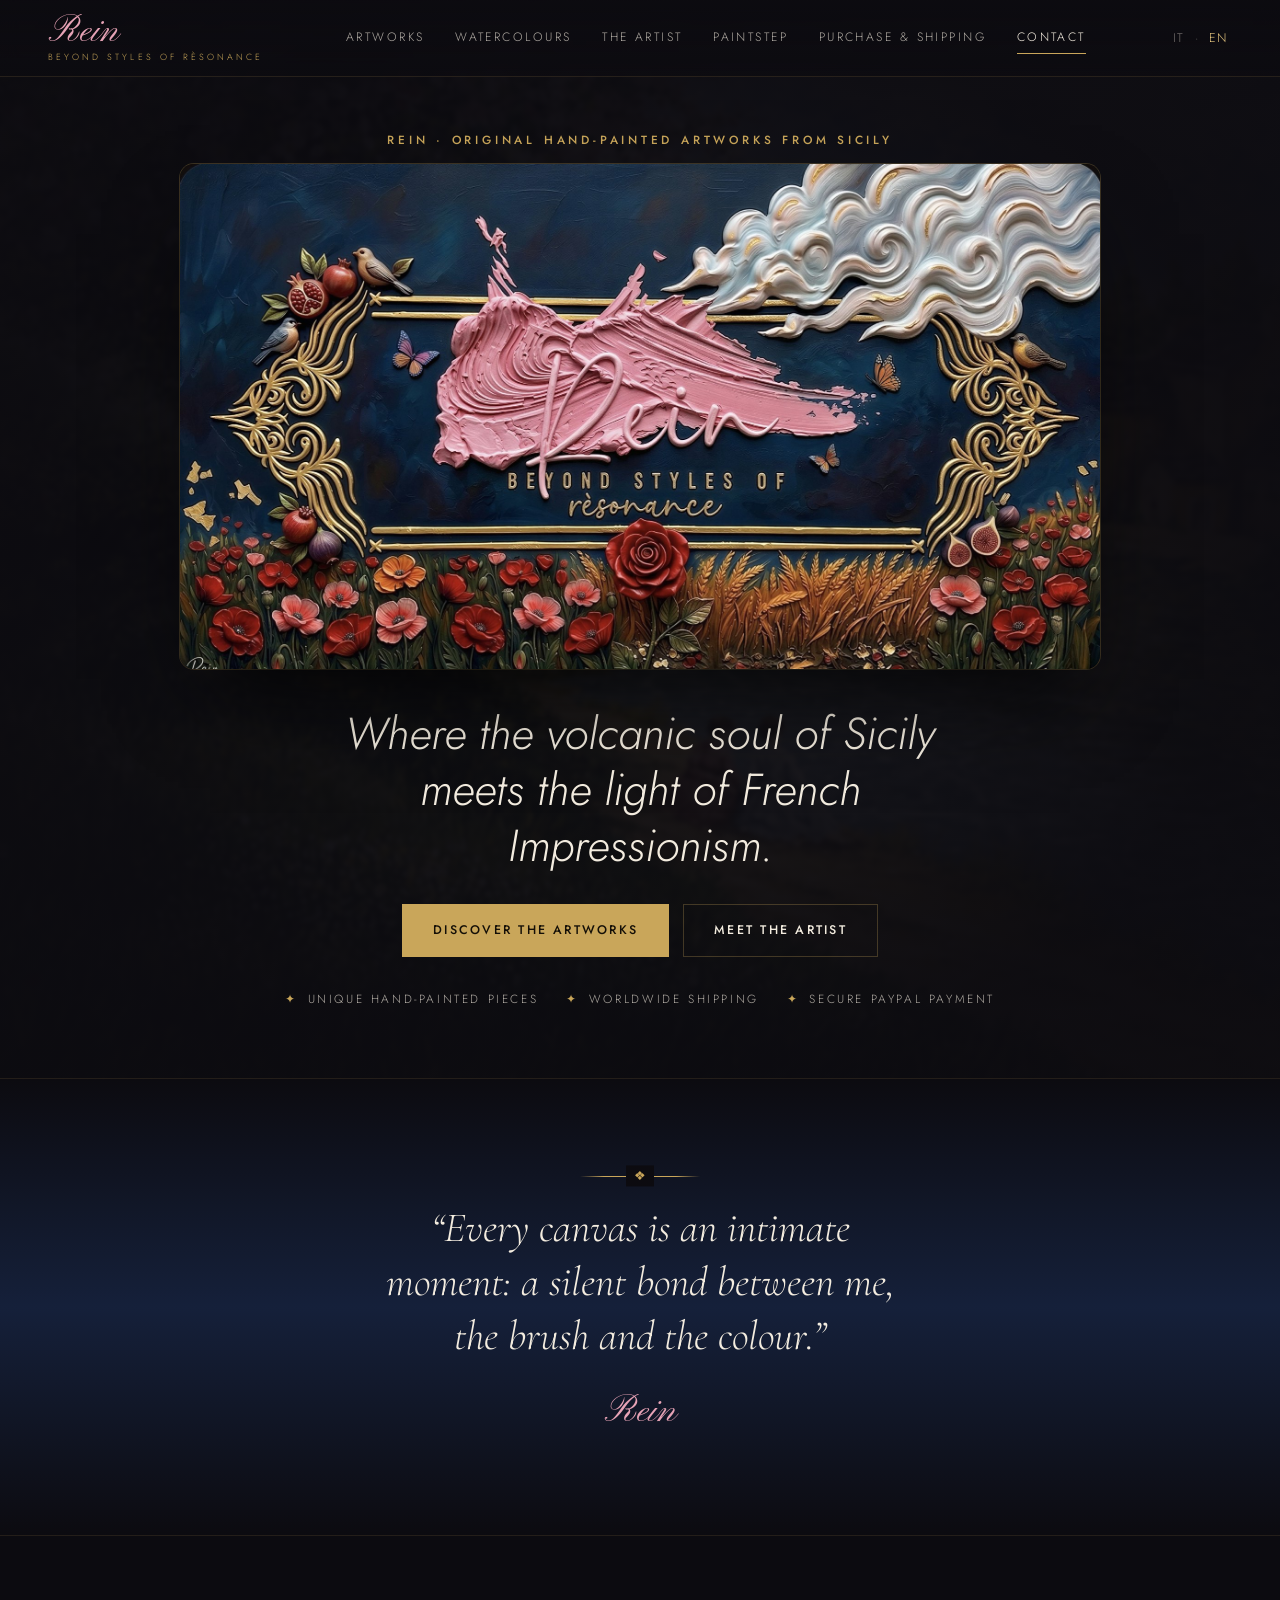
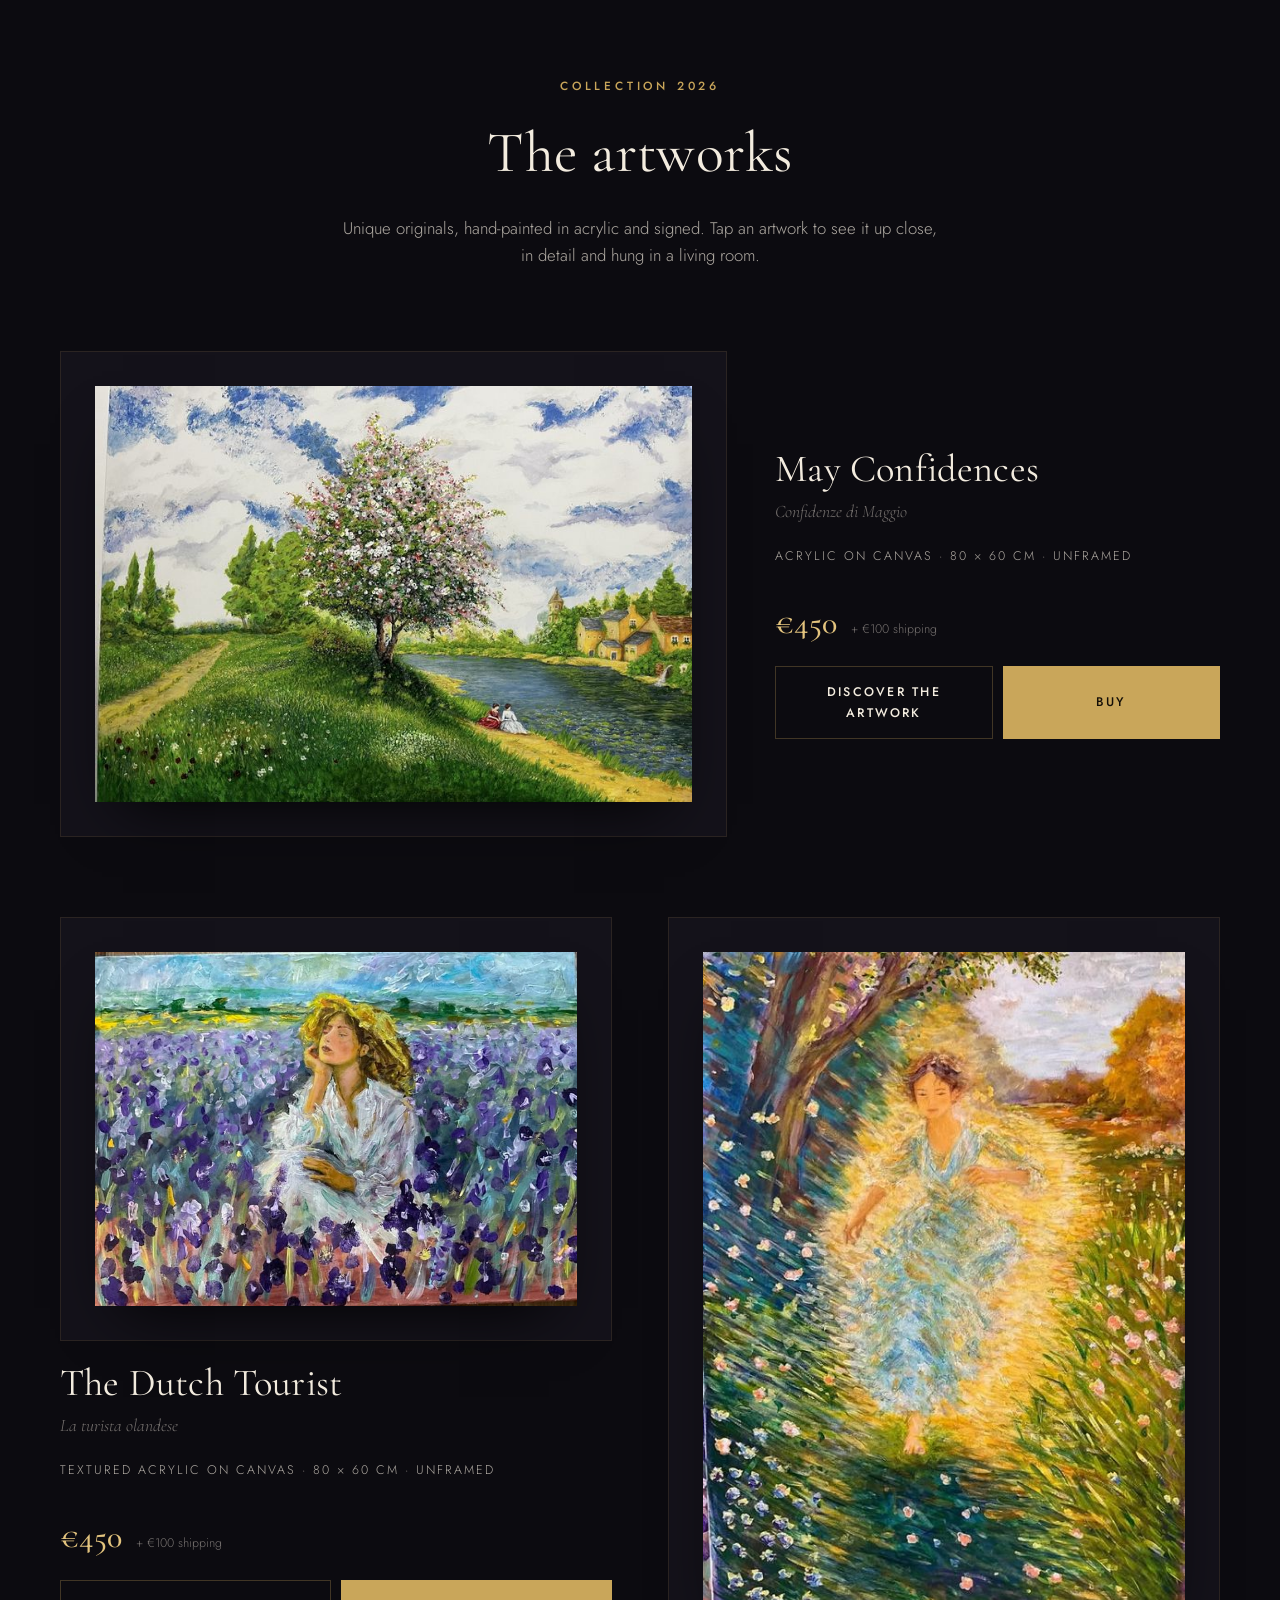
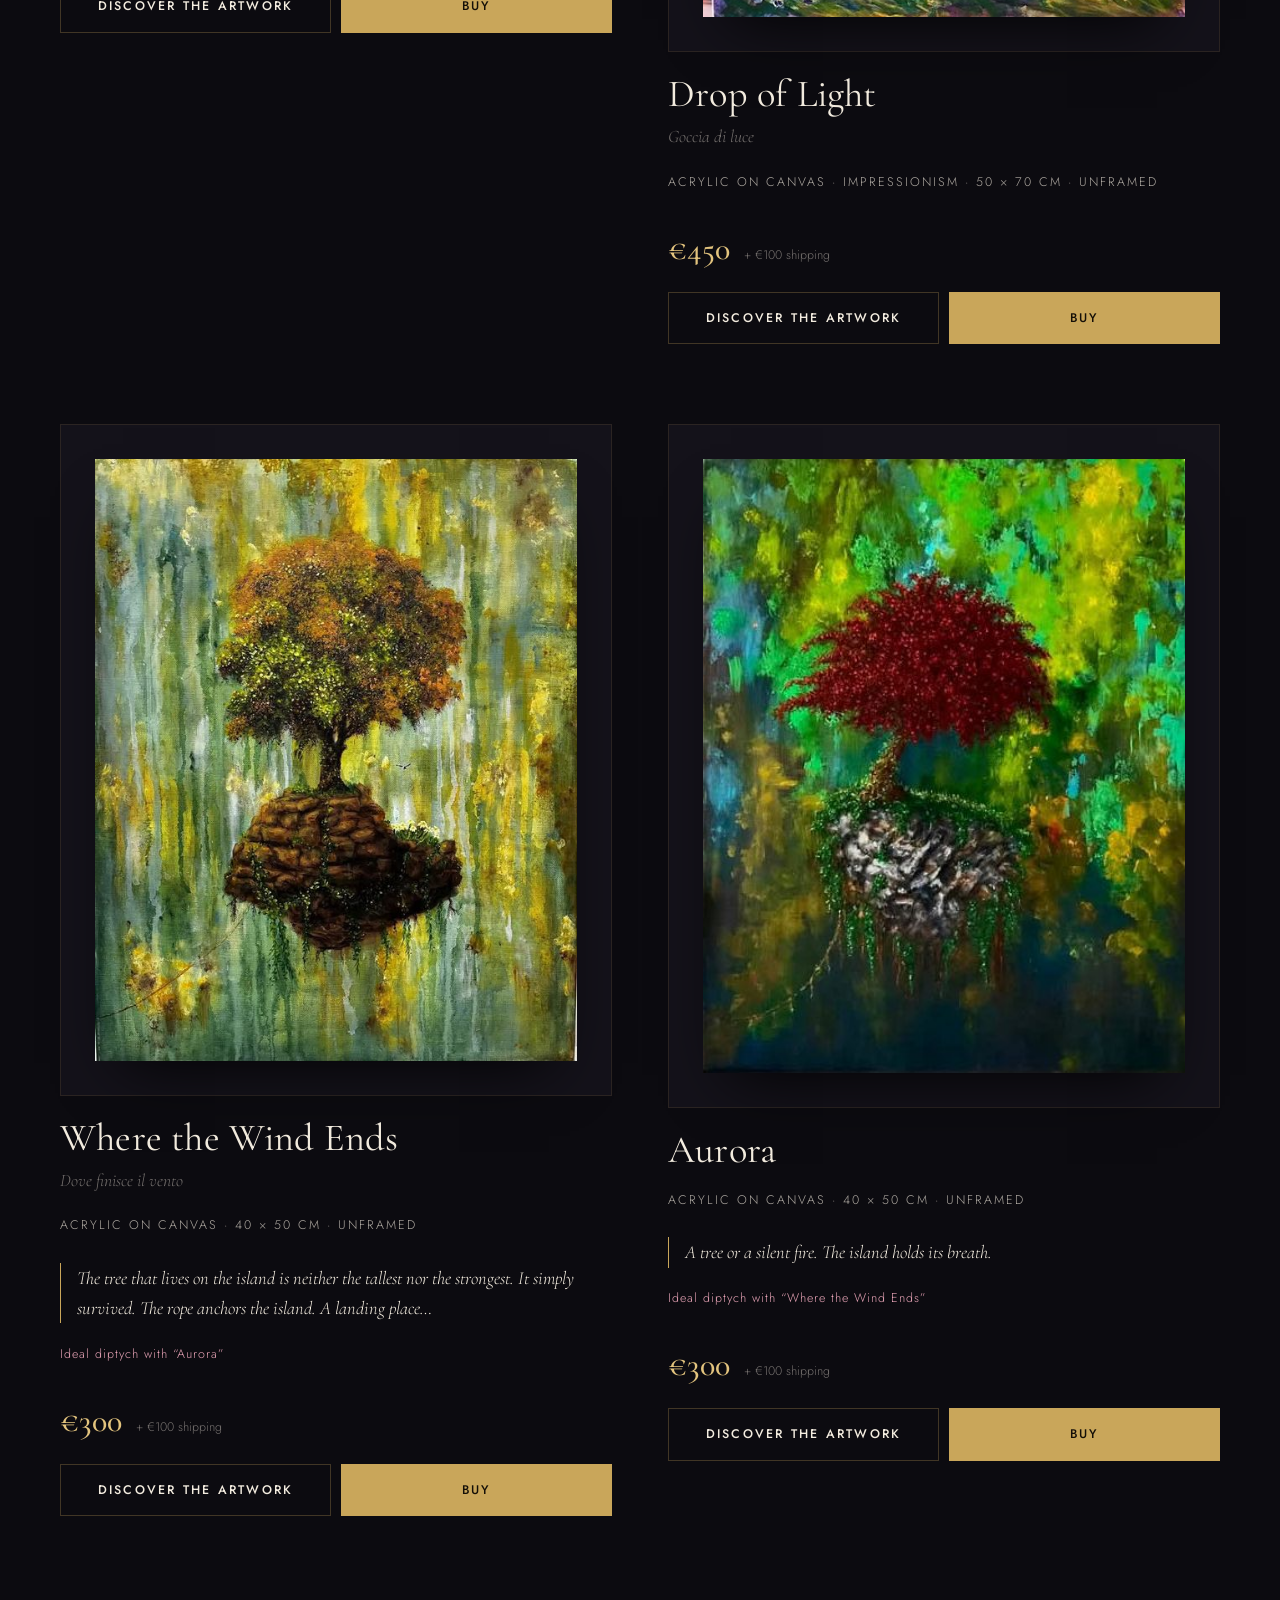
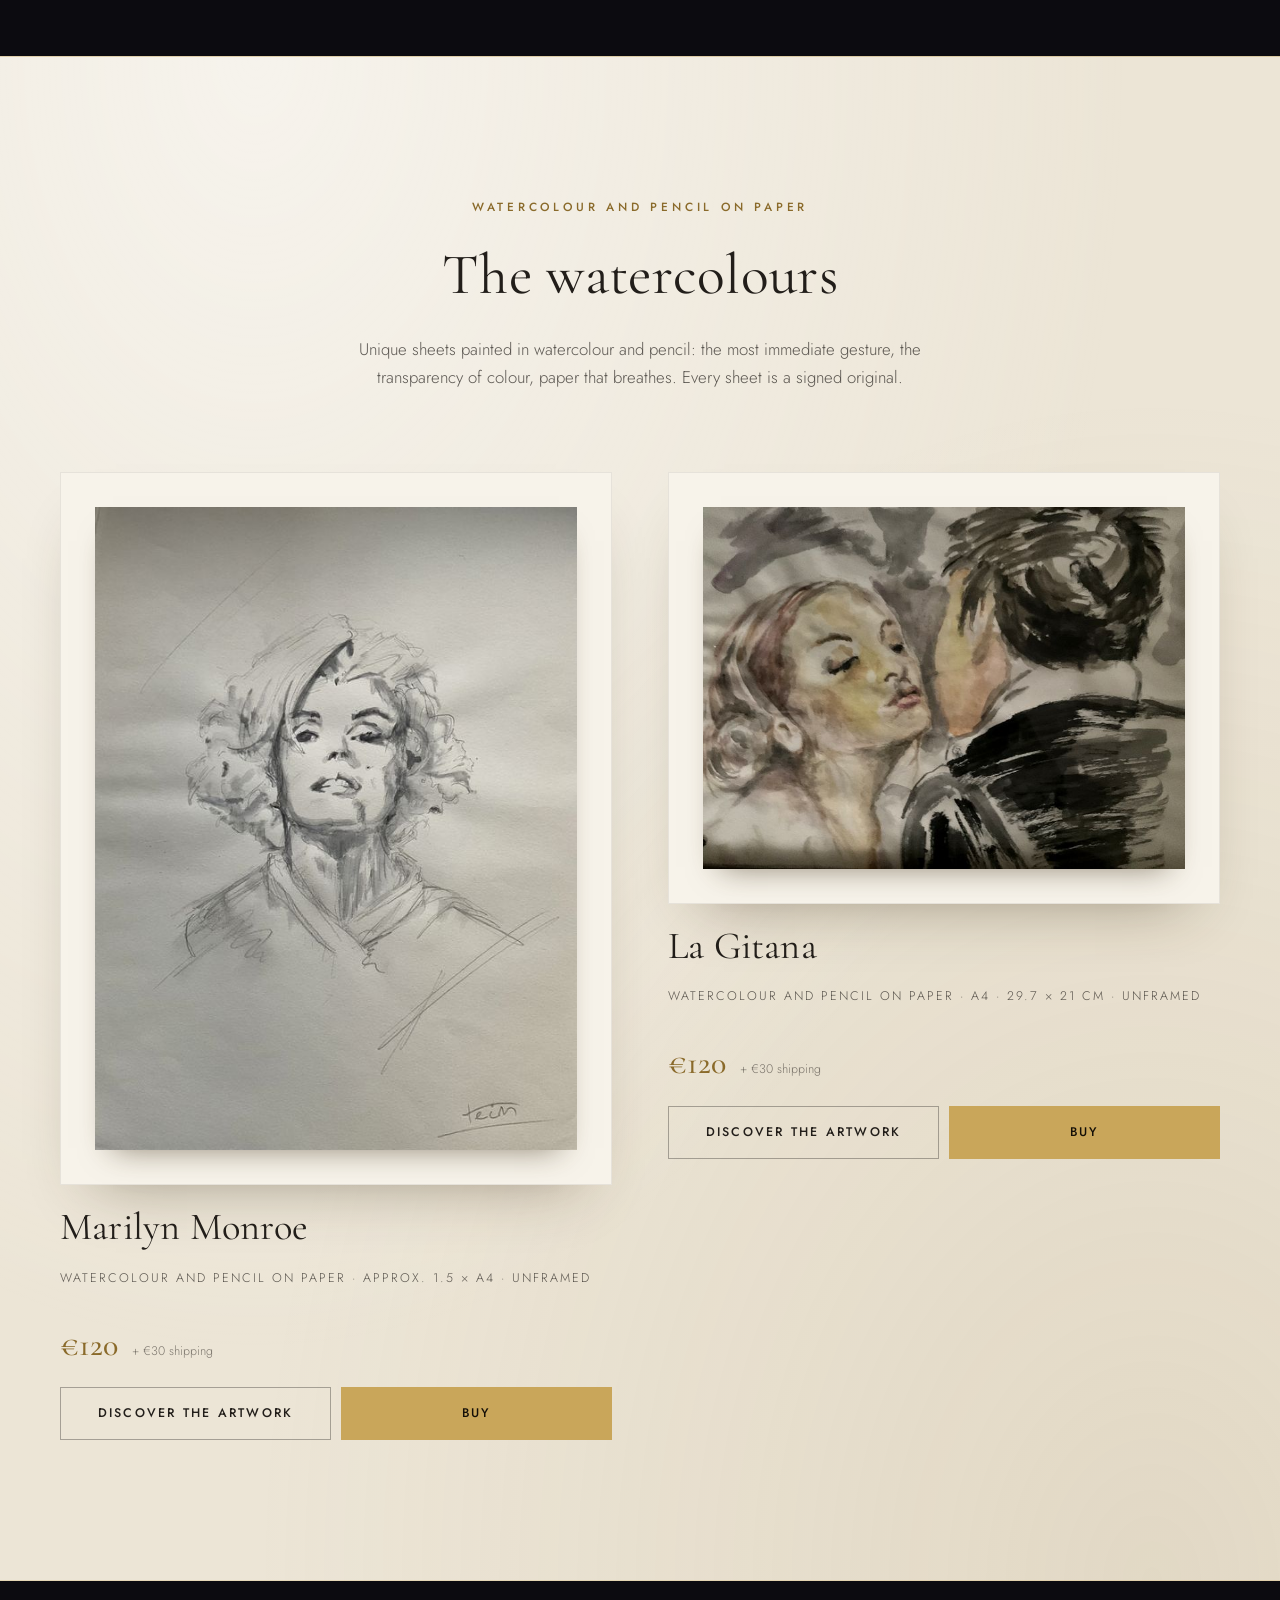
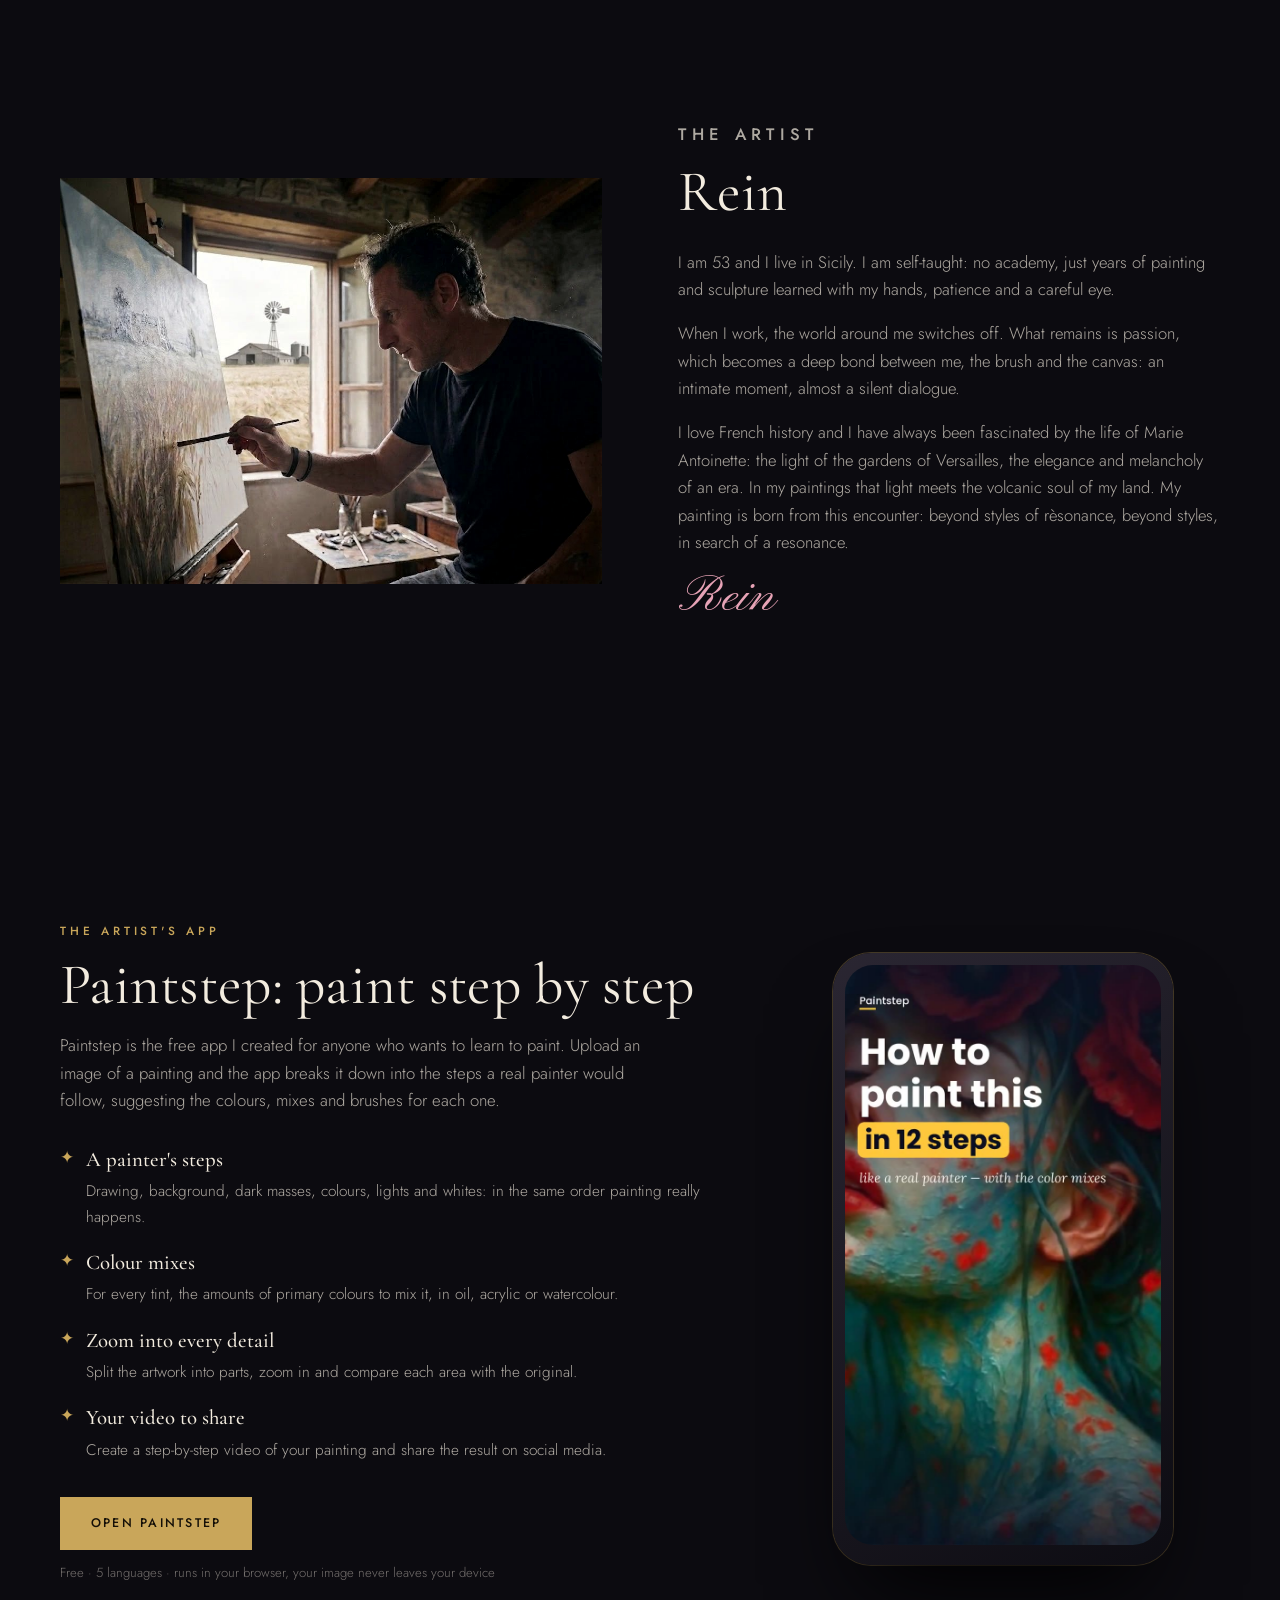
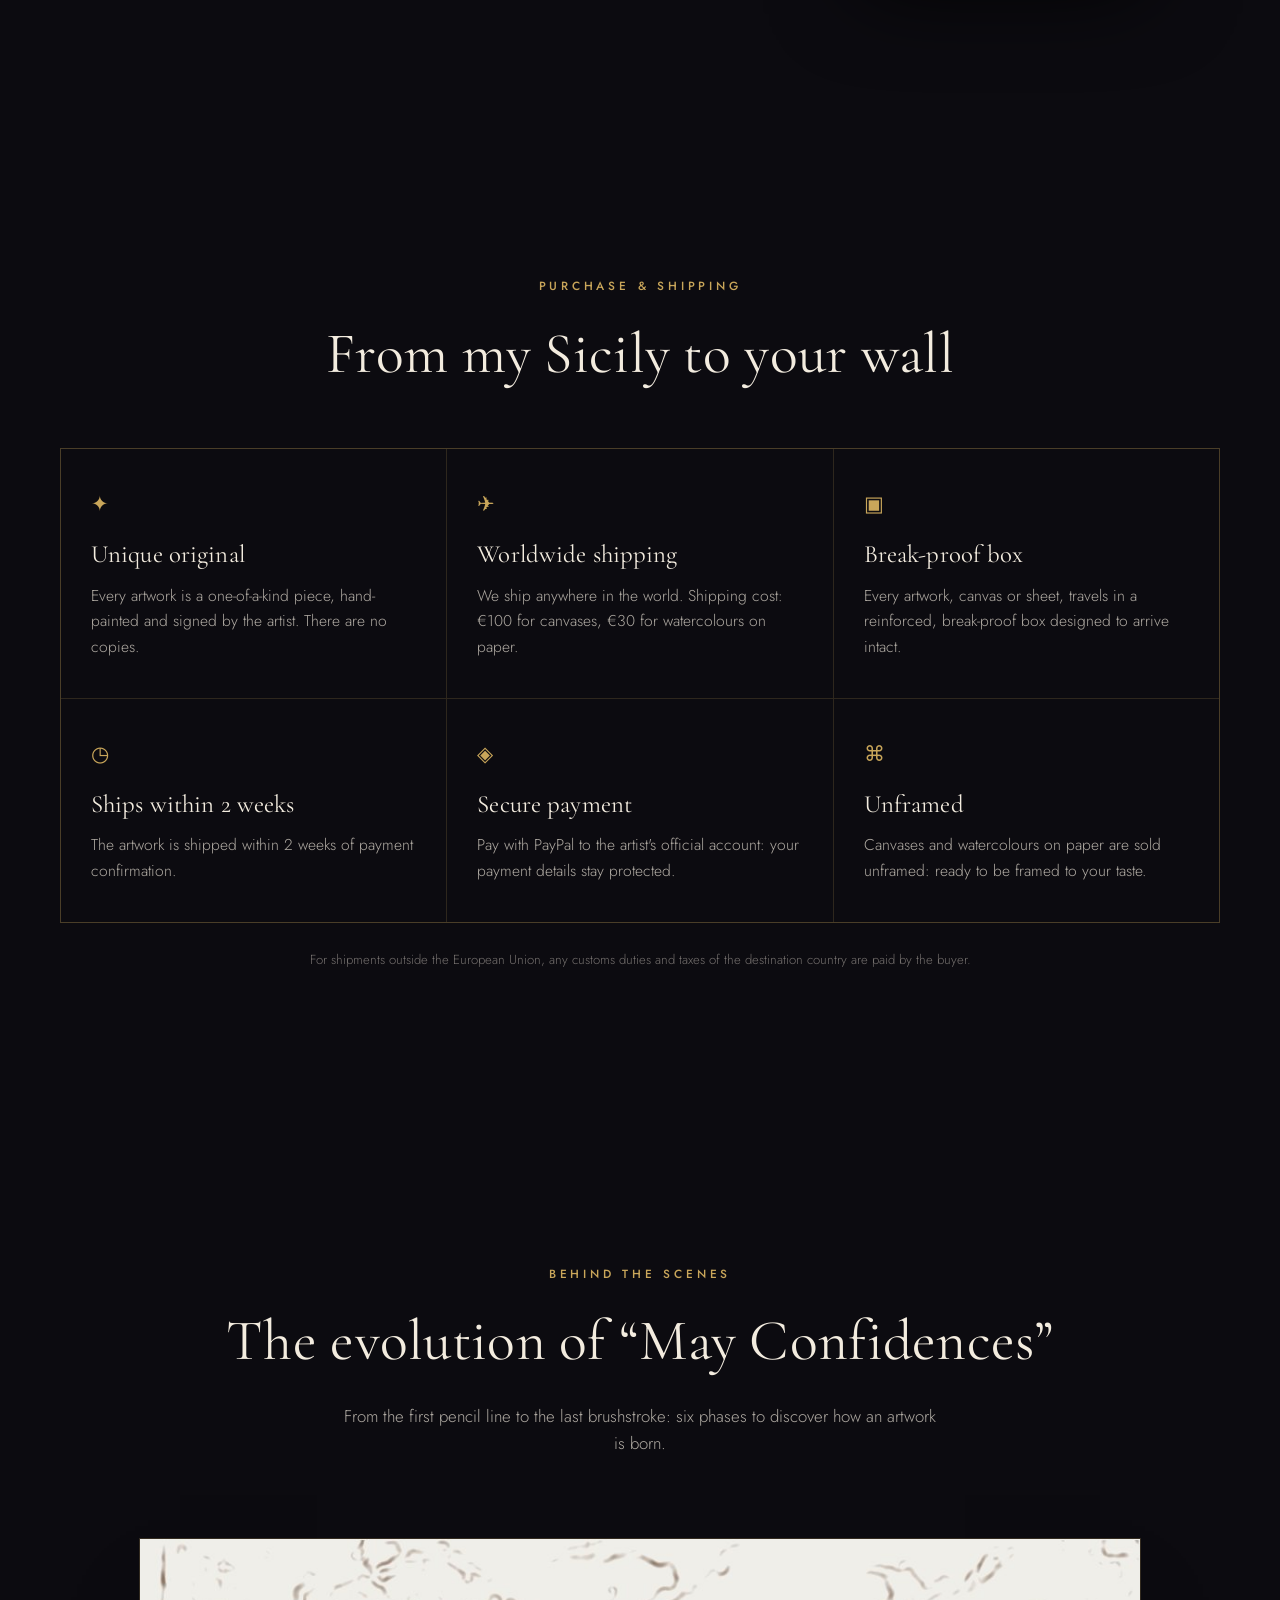
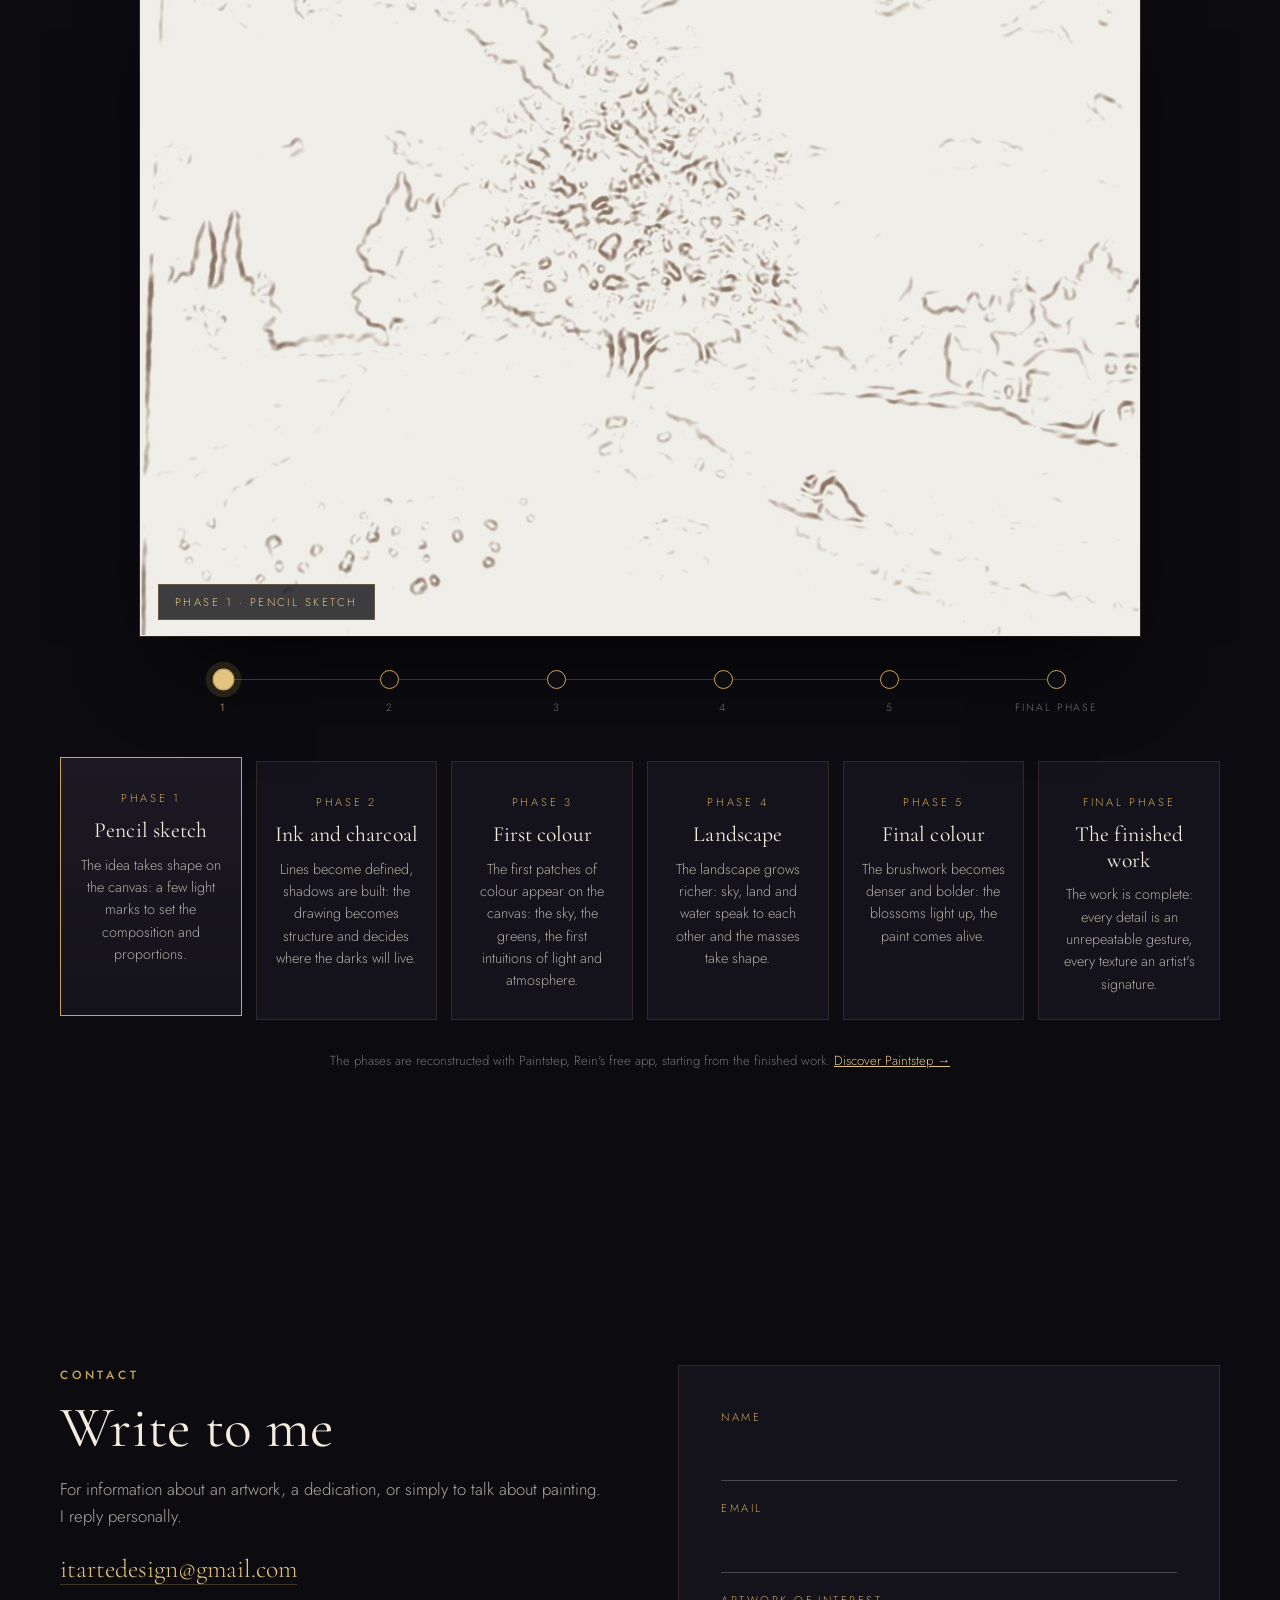
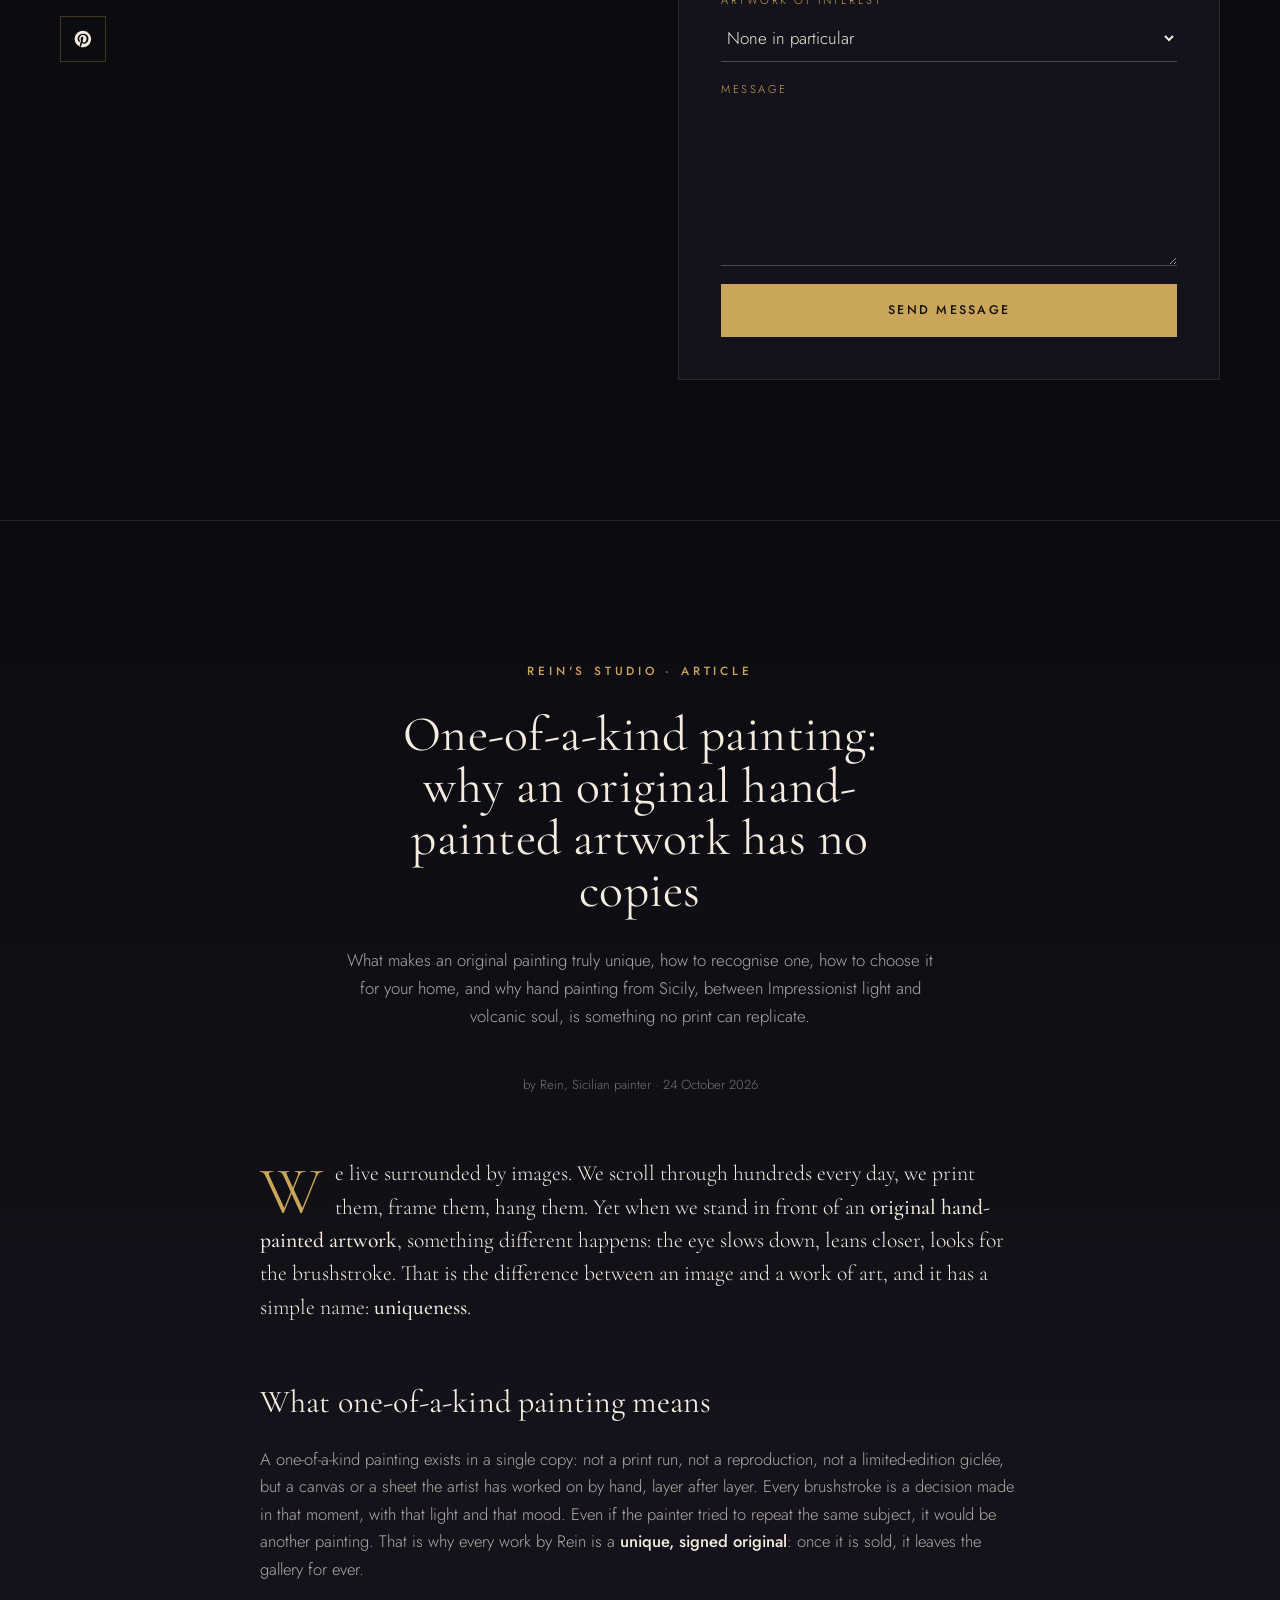
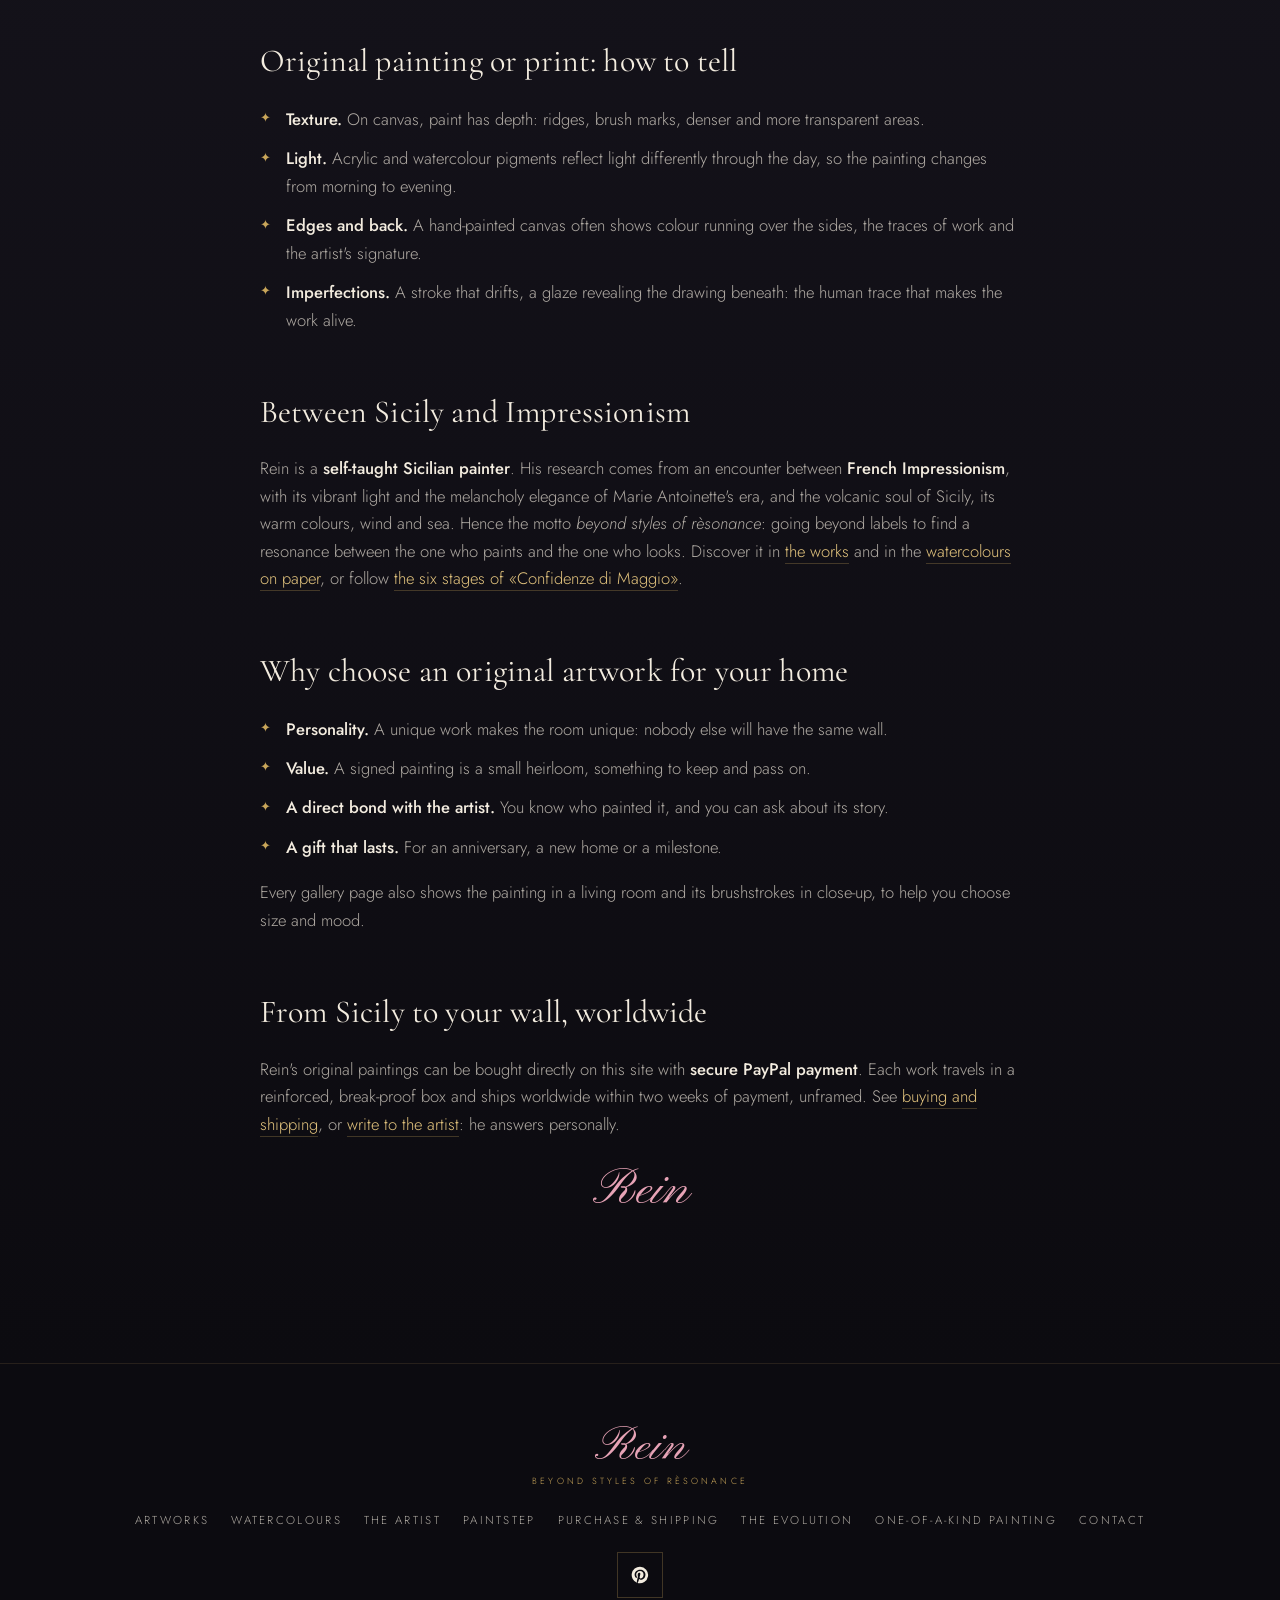
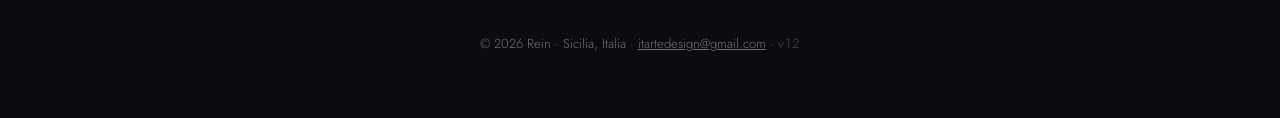
<file: index.html>
<!DOCTYPE html>

<html lang="it">
<head>
<meta charset="utf-8"/>
<meta content="uSoUl0gIenuuSSZg-Tpm5YURs-3QVVhF3l3D3XYVYHc" name="google-site-verification"/>
<meta content="width=device-width, initial-scale=1, viewport-fit=cover" name="viewport"/>
<meta content="#0C0B10" name="theme-color"/>
<title>Rein · Quadri originali dipinti a mano in vendita | Pittore siciliano</title>
<meta content="Quadri originali di Rein, pittore autodidatta siciliano: paesaggi e figure impressioniste in acrilico e acquerelli su carta, pezzi unici firmati e dipinti a mano. Acquisto con PayPal, spedizione in tutto il mondo." name="description"/>
<meta content="index, follow, max-image-preview:large" name="robots"/>
<meta content="Rein" name="author"/>
<meta content="it_IT" property="og:locale"/>
<meta content="en_GB" property="og:locale:alternate"/>
<meta content="website" property="og:type"/>
<meta content="Rein" property="og:site_name"/>
<meta content="Rein · Quadri originali dipinti a mano | Beyond styles of rèsonance" property="og:title"/>
<meta content="Opere originali uniche di Rein, pittore siciliano: dove l'anima vulcanica della Sicilia incontra la luce dell'Impressionismo francese. Original hand-painted artworks · worldwide shipping." property="og:description"/>
<meta content="https://itartedesign-dot.github.io/rein/" property="og:url"/>
<meta content="https://itartedesign-dot.github.io/rein/og-image.jpg" property="og:image"/>
<meta content="1200" property="og:image:width"/>
<meta content="630" property="og:image:height"/>
<meta content="https://itartedesign-dot.github.io/rein/og-image.jpg" name="twitter:image"/>
<link href="https://itartedesign-dot.github.io/rein/" rel="canonical"/>
<link href="https://itartedesign-dot.github.io/rein/" hreflang="it" rel="alternate"/>
<link href="https://itartedesign-dot.github.io/rein/" hreflang="en" rel="alternate"/>
<link href="https://itartedesign-dot.github.io/rein/" hreflang="x-default" rel="alternate"/>
<link href="sitemap.xml" rel="sitemap" type="application/xml"/>
<meta content="summary_large_image" name="twitter:card"/>
<link href="data:image/svg+xml,&lt;svg xmlns='http://www.w3.org/2000/svg' viewBox='0 0 64 64'&gt;&lt;rect width='64' height='64' rx='14' fill='%230C0B10'/&gt;&lt;text x='50%25' y='58%25' text-anchor='middle' dominant-baseline='middle' font-family='Georgia' font-style='italic' font-size='44' fill='%23E7A3B6'&gt;R&lt;/text&gt;&lt;/svg&gt;" rel="icon"/>
<link href="https://fonts.googleapis.com" rel="preconnect"/>
<link crossorigin="" href="https://fonts.gstatic.com" rel="preconnect"/>
<link href="https://fonts.googleapis.com/css2?family=Cormorant+Garamond:ital,wght@0,400;0,500;0,600;1,400;1,500&amp;family=Jost:wght@300;400;500;600&amp;family=Pinyon+Script&amp;display=swap" rel="stylesheet"/>
<link href="css/style.css?v=12" rel="stylesheet"/>
<script type="application/ld+json">{"@context": "https://schema.org", "@graph": [{"@type": "WebSite", "@id": "https://itartedesign-dot.github.io/rein/#site", "url": "https://itartedesign-dot.github.io/rein/", "name": "Rein · Beyond styles of rèsonance", "inLanguage": ["it", "en"], "publisher": {"@id": "https://itartedesign-dot.github.io/rein/#rein"}}, {"@type": "Person", "@id": "https://itartedesign-dot.github.io/rein/#rein", "name": "Rein", "url": "https://itartedesign-dot.github.io/rein/", "image": "https://itartedesign-dot.github.io/rein/img/rein-studio.jpg", "jobTitle": "Pittore autodidatta", "description": "Pittore autodidatta siciliano, 53 anni. Pittura e scultura; paesaggi e figure tra l'anima vulcanica della Sicilia e la luce dell'Impressionismo francese.", "email": "mailto:itartedesign@gmail.com", "address": {"@type": "PostalAddress", "addressRegion": "Sicilia", "addressCountry": "IT"}, "knowsAbout": ["Pittura acrilica", "Impressionismo", "Scultura", "Paesaggio"], "sameAs": ["https://pin.it/5HQPsNPj3"]}, {"@type": "SoftwareApplication", "name": "Paintstep", "url": "https://itartedesign-dot.github.io/Paintstep/", "applicationCategory": "DesignApplication", "operatingSystem": "Web", "offers": {"@type": "Offer", "price": 0, "priceCurrency": "EUR"}, "creator": {"@id": "https://itartedesign-dot.github.io/rein/#rein"}}, {"@type": ["Product", "VisualArtwork"], "@id": "https://itartedesign-dot.github.io/rein/#opera-confidenze", "name": "Confidenze di Maggio", "alternateName": "May Confidences", "description": "Sotto un melo in fiore, sulla riva di un fiume che scorre lento verso il borgo, due donne si scambiano parole che il vento non riesce a portare via. È la primavera come la dipingevano gli impressionisti: nuvole sfilacciate nel cielo, la luce che accende i gialli delle case, i papaveri sparsi nell'erba alta. Guardala da vicino: la chioma del melo è costruita tocco dopo tocco, fiore dopo fiore. Un'opera che riempie una parete di aria, colore e quiete.", "image": ["https://itartedesign-dot.github.io/rein/img/confidenze.jpg", "https://itartedesign-dot.github.io/rein/img/confidenze-room.jpg"], "url": "https://itartedesign-dot.github.io/rein/#opera-confidenze", "sku": "REIN-CONFIDENZE", "brand": {"@type": "Brand", "name": "Rein"}, "creator": {"@id": "https://itartedesign-dot.github.io/rein/#rein"}, "artMedium": "Acrilico su tela", "artworkSurface": "Tela", "artform": "Pittura", "offers": {"@type": "Offer", "url": "https://itartedesign-dot.github.io/rein/#opera-confidenze", "price": 450, "priceCurrency": "EUR", "itemCondition": "https://schema.org/NewCondition", "availability": "https://schema.org/InStock", "seller": {"@id": "https://itartedesign-dot.github.io/rein/#rein"}, "shippingDetails": {"@type": "OfferShippingDetails", "shippingRate": {"@type": "MonetaryAmount", "value": 100, "currency": "EUR"}, "deliveryTime": {"@type": "ShippingDeliveryTime", "handlingTime": {"@type": "QuantitativeValue", "minValue": 1, "maxValue": 14, "unitCode": "DAY"}, "transitTime": {"@type": "QuantitativeValue", "minValue": 3, "maxValue": 10, "unitCode": "DAY"}}, "shippingDestination": [{"@type": "DefinedRegion", "addressCountry": "IT"}, {"@type": "DefinedRegion", "addressCountry": "FR"}, {"@type": "DefinedRegion", "addressCountry": "DE"}, {"@type": "DefinedRegion", "addressCountry": "ES"}, {"@type": "DefinedRegion", "addressCountry": "PT"}, {"@type": "DefinedRegion", "addressCountry": "NL"}, {"@type": "DefinedRegion", "addressCountry": "BE"}, {"@type": "DefinedRegion", "addressCountry": "LU"}, {"@type": "DefinedRegion", "addressCountry": "AT"}, {"@type": "DefinedRegion", "addressCountry": "IE"}, {"@type": "DefinedRegion", "addressCountry": "DK"}, {"@type": "DefinedRegion", "addressCountry": "SE"}, {"@type": "DefinedRegion", "addressCountry": "FI"}, {"@type": "DefinedRegion", "addressCountry": "PL"}, {"@type": "DefinedRegion", "addressCountry": "CZ"}, {"@type": "DefinedRegion", "addressCountry": "SK"}, {"@type": "DefinedRegion", "addressCountry": "SI"}, {"@type": "DefinedRegion", "addressCountry": "HR"}, {"@type": "DefinedRegion", "addressCountry": "HU"}, {"@type": "DefinedRegion", "addressCountry": "RO"}, {"@type": "DefinedRegion", "addressCountry": "BG"}, {"@type": "DefinedRegion", "addressCountry": "GR"}, {"@type": "DefinedRegion", "addressCountry": "CY"}, {"@type": "DefinedRegion", "addressCountry": "MT"}, {"@type": "DefinedRegion", "addressCountry": "EE"}, {"@type": "DefinedRegion", "addressCountry": "LV"}, {"@type": "DefinedRegion", "addressCountry": "LT"}, {"@type": "DefinedRegion", "addressCountry": "GB"}, {"@type": "DefinedRegion", "addressCountry": "CH"}, {"@type": "DefinedRegion", "addressCountry": "NO"}, {"@type": "DefinedRegion", "addressCountry": "US"}, {"@type": "DefinedRegion", "addressCountry": "CA"}, {"@type": "DefinedRegion", "addressCountry": "AU"}, {"@type": "DefinedRegion", "addressCountry": "NZ"}, {"@type": "DefinedRegion", "addressCountry": "JP"}, {"@type": "DefinedRegion", "addressCountry": "KR"}, {"@type": "DefinedRegion", "addressCountry": "SG"}, {"@type": "DefinedRegion", "addressCountry": "HK"}, {"@type": "DefinedRegion", "addressCountry": "AE"}, {"@type": "DefinedRegion", "addressCountry": "IL"}, {"@type": "DefinedRegion", "addressCountry": "BR"}, {"@type": "DefinedRegion", "addressCountry": "MX"}, {"@type": "DefinedRegion", "addressCountry": "AR"}, {"@type": "DefinedRegion", "addressCountry": "ZA"}]}}, "width": {"@type": "Distance", "name": "80 cm"}, "height": {"@type": "Distance", "name": "60 cm"}}, {"@type": ["Product", "VisualArtwork"], "@id": "https://itartedesign-dot.github.io/rein/#opera-turista", "name": "La turista olandese", "alternateName": "The Dutch Tourist", "description": "Una giovane donna si ferma in un campo di iris viola, il mento appoggiato alla mano, lo sguardo perso oltre l'orizzonte. La pittura è materica, stesa a spatola e pennello: la veste bianca vibra di riflessi verdi e lilla, i fiori sono gesti densi di colore che si sollevano dalla tela e catturano la luce. Un ritratto di viaggio e di pensiero, sospeso tra paesaggio e intimità.", "image": ["https://itartedesign-dot.github.io/rein/img/turista.jpg", "https://itartedesign-dot.github.io/rein/img/turista-room.jpg"], "url": "https://itartedesign-dot.github.io/rein/#opera-turista", "sku": "REIN-TURISTA", "brand": {"@type": "Brand", "name": "Rein"}, "creator": {"@id": "https://itartedesign-dot.github.io/rein/#rein"}, "artMedium": "Acrilico materico su tela", "artworkSurface": "Tela", "artform": "Pittura", "offers": {"@type": "Offer", "url": "https://itartedesign-dot.github.io/rein/#opera-turista", "price": 450, "priceCurrency": "EUR", "itemCondition": "https://schema.org/NewCondition", "availability": "https://schema.org/InStock", "seller": {"@id": "https://itartedesign-dot.github.io/rein/#rein"}, "shippingDetails": {"@type": "OfferShippingDetails", "shippingRate": {"@type": "MonetaryAmount", "value": 100, "currency": "EUR"}, "deliveryTime": {"@type": "ShippingDeliveryTime", "handlingTime": {"@type": "QuantitativeValue", "minValue": 1, "maxValue": 14, "unitCode": "DAY"}, "transitTime": {"@type": "QuantitativeValue", "minValue": 3, "maxValue": 10, "unitCode": "DAY"}}, "shippingDestination": [{"@type": "DefinedRegion", "addressCountry": "IT"}, {"@type": "DefinedRegion", "addressCountry": "FR"}, {"@type": "DefinedRegion", "addressCountry": "DE"}, {"@type": "DefinedRegion", "addressCountry": "ES"}, {"@type": "DefinedRegion", "addressCountry": "PT"}, {"@type": "DefinedRegion", "addressCountry": "NL"}, {"@type": "DefinedRegion", "addressCountry": "BE"}, {"@type": "DefinedRegion", "addressCountry": "LU"}, {"@type": "DefinedRegion", "addressCountry": "AT"}, {"@type": "DefinedRegion", "addressCountry": "IE"}, {"@type": "DefinedRegion", "addressCountry": "DK"}, {"@type": "DefinedRegion", "addressCountry": "SE"}, {"@type": "DefinedRegion", "addressCountry": "FI"}, {"@type": "DefinedRegion", "addressCountry": "PL"}, {"@type": "DefinedRegion", "addressCountry": "CZ"}, {"@type": "DefinedRegion", "addressCountry": "SK"}, {"@type": "DefinedRegion", "addressCountry": "SI"}, {"@type": "DefinedRegion", "addressCountry": "HR"}, {"@type": "DefinedRegion", "addressCountry": "HU"}, {"@type": "DefinedRegion", "addressCountry": "RO"}, {"@type": "DefinedRegion", "addressCountry": "BG"}, {"@type": "DefinedRegion", "addressCountry": "GR"}, {"@type": "DefinedRegion", "addressCountry": "CY"}, {"@type": "DefinedRegion", "addressCountry": "MT"}, {"@type": "DefinedRegion", "addressCountry": "EE"}, {"@type": "DefinedRegion", "addressCountry": "LV"}, {"@type": "DefinedRegion", "addressCountry": "LT"}, {"@type": "DefinedRegion", "addressCountry": "GB"}, {"@type": "DefinedRegion", "addressCountry": "CH"}, {"@type": "DefinedRegion", "addressCountry": "NO"}, {"@type": "DefinedRegion", "addressCountry": "US"}, {"@type": "DefinedRegion", "addressCountry": "CA"}, {"@type": "DefinedRegion", "addressCountry": "AU"}, {"@type": "DefinedRegion", "addressCountry": "NZ"}, {"@type": "DefinedRegion", "addressCountry": "JP"}, {"@type": "DefinedRegion", "addressCountry": "KR"}, {"@type": "DefinedRegion", "addressCountry": "SG"}, {"@type": "DefinedRegion", "addressCountry": "HK"}, {"@type": "DefinedRegion", "addressCountry": "AE"}, {"@type": "DefinedRegion", "addressCountry": "IL"}, {"@type": "DefinedRegion", "addressCountry": "BR"}, {"@type": "DefinedRegion", "addressCountry": "MX"}, {"@type": "DefinedRegion", "addressCountry": "AR"}, {"@type": "DefinedRegion", "addressCountry": "ZA"}]}}, "width": {"@type": "Distance", "name": "80 cm"}, "height": {"@type": "Distance", "name": "60 cm"}}, {"@type": ["Product", "VisualArtwork"], "@id": "https://itartedesign-dot.github.io/rein/#opera-goccia", "name": "Goccia di luce", "alternateName": "Drop of Light", "description": "Una ragazza corre a piedi nudi lungo un sentiero d'oro, avvolta in un abito azzurro che sembra fatto della stessa luce che attraversa. L'erba si piega al suo passaggio, i fiori si accendono come scintille, l'autunno arde sulla riva del fiume. È il linguaggio dell'Impressionismo — pennellate brevi, vibranti, piene di sole — al servizio di un istante di pura leggerezza.", "image": ["https://itartedesign-dot.github.io/rein/img/goccia.jpg", "https://itartedesign-dot.github.io/rein/img/goccia-room.jpg"], "url": "https://itartedesign-dot.github.io/rein/#opera-goccia", "sku": "REIN-GOCCIA", "brand": {"@type": "Brand", "name": "Rein"}, "creator": {"@id": "https://itartedesign-dot.github.io/rein/#rein"}, "artMedium": "Acrilico su tela · Impressionismo", "artworkSurface": "Tela", "artform": "Pittura", "offers": {"@type": "Offer", "url": "https://itartedesign-dot.github.io/rein/#opera-goccia", "price": 450, "priceCurrency": "EUR", "itemCondition": "https://schema.org/NewCondition", "availability": "https://schema.org/InStock", "seller": {"@id": "https://itartedesign-dot.github.io/rein/#rein"}, "shippingDetails": {"@type": "OfferShippingDetails", "shippingRate": {"@type": "MonetaryAmount", "value": 100, "currency": "EUR"}, "deliveryTime": {"@type": "ShippingDeliveryTime", "handlingTime": {"@type": "QuantitativeValue", "minValue": 1, "maxValue": 14, "unitCode": "DAY"}, "transitTime": {"@type": "QuantitativeValue", "minValue": 3, "maxValue": 10, "unitCode": "DAY"}}, "shippingDestination": [{"@type": "DefinedRegion", "addressCountry": "IT"}, {"@type": "DefinedRegion", "addressCountry": "FR"}, {"@type": "DefinedRegion", "addressCountry": "DE"}, {"@type": "DefinedRegion", "addressCountry": "ES"}, {"@type": "DefinedRegion", "addressCountry": "PT"}, {"@type": "DefinedRegion", "addressCountry": "NL"}, {"@type": "DefinedRegion", "addressCountry": "BE"}, {"@type": "DefinedRegion", "addressCountry": "LU"}, {"@type": "DefinedRegion", "addressCountry": "AT"}, {"@type": "DefinedRegion", "addressCountry": "IE"}, {"@type": "DefinedRegion", "addressCountry": "DK"}, {"@type": "DefinedRegion", "addressCountry": "SE"}, {"@type": "DefinedRegion", "addressCountry": "FI"}, {"@type": "DefinedRegion", "addressCountry": "PL"}, {"@type": "DefinedRegion", "addressCountry": "CZ"}, {"@type": "DefinedRegion", "addressCountry": "SK"}, {"@type": "DefinedRegion", "addressCountry": "SI"}, {"@type": "DefinedRegion", "addressCountry": "HR"}, {"@type": "DefinedRegion", "addressCountry": "HU"}, {"@type": "DefinedRegion", "addressCountry": "RO"}, {"@type": "DefinedRegion", "addressCountry": "BG"}, {"@type": "DefinedRegion", "addressCountry": "GR"}, {"@type": "DefinedRegion", "addressCountry": "CY"}, {"@type": "DefinedRegion", "addressCountry": "MT"}, {"@type": "DefinedRegion", "addressCountry": "EE"}, {"@type": "DefinedRegion", "addressCountry": "LV"}, {"@type": "DefinedRegion", "addressCountry": "LT"}, {"@type": "DefinedRegion", "addressCountry": "GB"}, {"@type": "DefinedRegion", "addressCountry": "CH"}, {"@type": "DefinedRegion", "addressCountry": "NO"}, {"@type": "DefinedRegion", "addressCountry": "US"}, {"@type": "DefinedRegion", "addressCountry": "CA"}, {"@type": "DefinedRegion", "addressCountry": "AU"}, {"@type": "DefinedRegion", "addressCountry": "NZ"}, {"@type": "DefinedRegion", "addressCountry": "JP"}, {"@type": "DefinedRegion", "addressCountry": "KR"}, {"@type": "DefinedRegion", "addressCountry": "SG"}, {"@type": "DefinedRegion", "addressCountry": "HK"}, {"@type": "DefinedRegion", "addressCountry": "AE"}, {"@type": "DefinedRegion", "addressCountry": "IL"}, {"@type": "DefinedRegion", "addressCountry": "BR"}, {"@type": "DefinedRegion", "addressCountry": "MX"}, {"@type": "DefinedRegion", "addressCountry": "AR"}, {"@type": "DefinedRegion", "addressCountry": "ZA"}]}}, "width": {"@type": "Distance", "name": "50 cm"}, "height": {"@type": "Distance", "name": "70 cm"}}, {"@type": ["Product", "VisualArtwork"], "@id": "https://itartedesign-dot.github.io/rein/#opera-vento", "name": "Dove finisce il vento", "alternateName": "Where the Wind Ends", "description": "Un'isola di roccia sospesa nel verde, un albero che vi ha messo radici, una corda sottile che la tiene legata al mondo. Fondi colati e trasparenti, dettagli minuti — le margherite, l'edera, un uccello in volo — per un'opera che parla di resistenza e di approdi. Forma un dittico ideale con «Aurora».", "image": ["https://itartedesign-dot.github.io/rein/img/vento.jpg", "https://itartedesign-dot.github.io/rein/img/vento-room.jpg"], "url": "https://itartedesign-dot.github.io/rein/#opera-vento", "sku": "REIN-VENTO", "brand": {"@type": "Brand", "name": "Rein"}, "creator": {"@id": "https://itartedesign-dot.github.io/rein/#rein"}, "artMedium": "Acrilico su tela", "artworkSurface": "Tela", "artform": "Pittura", "offers": {"@type": "Offer", "url": "https://itartedesign-dot.github.io/rein/#opera-vento", "price": 300, "priceCurrency": "EUR", "itemCondition": "https://schema.org/NewCondition", "availability": "https://schema.org/InStock", "seller": {"@id": "https://itartedesign-dot.github.io/rein/#rein"}, "shippingDetails": {"@type": "OfferShippingDetails", "shippingRate": {"@type": "MonetaryAmount", "value": 100, "currency": "EUR"}, "deliveryTime": {"@type": "ShippingDeliveryTime", "handlingTime": {"@type": "QuantitativeValue", "minValue": 1, "maxValue": 14, "unitCode": "DAY"}, "transitTime": {"@type": "QuantitativeValue", "minValue": 3, "maxValue": 10, "unitCode": "DAY"}}, "shippingDestination": [{"@type": "DefinedRegion", "addressCountry": "IT"}, {"@type": "DefinedRegion", "addressCountry": "FR"}, {"@type": "DefinedRegion", "addressCountry": "DE"}, {"@type": "DefinedRegion", "addressCountry": "ES"}, {"@type": "DefinedRegion", "addressCountry": "PT"}, {"@type": "DefinedRegion", "addressCountry": "NL"}, {"@type": "DefinedRegion", "addressCountry": "BE"}, {"@type": "DefinedRegion", "addressCountry": "LU"}, {"@type": "DefinedRegion", "addressCountry": "AT"}, {"@type": "DefinedRegion", "addressCountry": "IE"}, {"@type": "DefinedRegion", "addressCountry": "DK"}, {"@type": "DefinedRegion", "addressCountry": "SE"}, {"@type": "DefinedRegion", "addressCountry": "FI"}, {"@type": "DefinedRegion", "addressCountry": "PL"}, {"@type": "DefinedRegion", "addressCountry": "CZ"}, {"@type": "DefinedRegion", "addressCountry": "SK"}, {"@type": "DefinedRegion", "addressCountry": "SI"}, {"@type": "DefinedRegion", "addressCountry": "HR"}, {"@type": "DefinedRegion", "addressCountry": "HU"}, {"@type": "DefinedRegion", "addressCountry": "RO"}, {"@type": "DefinedRegion", "addressCountry": "BG"}, {"@type": "DefinedRegion", "addressCountry": "GR"}, {"@type": "DefinedRegion", "addressCountry": "CY"}, {"@type": "DefinedRegion", "addressCountry": "MT"}, {"@type": "DefinedRegion", "addressCountry": "EE"}, {"@type": "DefinedRegion", "addressCountry": "LV"}, {"@type": "DefinedRegion", "addressCountry": "LT"}, {"@type": "DefinedRegion", "addressCountry": "GB"}, {"@type": "DefinedRegion", "addressCountry": "CH"}, {"@type": "DefinedRegion", "addressCountry": "NO"}, {"@type": "DefinedRegion", "addressCountry": "US"}, {"@type": "DefinedRegion", "addressCountry": "CA"}, {"@type": "DefinedRegion", "addressCountry": "AU"}, {"@type": "DefinedRegion", "addressCountry": "NZ"}, {"@type": "DefinedRegion", "addressCountry": "JP"}, {"@type": "DefinedRegion", "addressCountry": "KR"}, {"@type": "DefinedRegion", "addressCountry": "SG"}, {"@type": "DefinedRegion", "addressCountry": "HK"}, {"@type": "DefinedRegion", "addressCountry": "AE"}, {"@type": "DefinedRegion", "addressCountry": "IL"}, {"@type": "DefinedRegion", "addressCountry": "BR"}, {"@type": "DefinedRegion", "addressCountry": "MX"}, {"@type": "DefinedRegion", "addressCountry": "AR"}, {"@type": "DefinedRegion", "addressCountry": "ZA"}]}}, "width": {"@type": "Distance", "name": "40 cm"}, "height": {"@type": "Distance", "name": "50 cm"}}, {"@type": ["Product", "VisualArtwork"], "@id": "https://itartedesign-dot.github.io/rein/#opera-aurora", "name": "Aurora", "alternateName": "Aurora", "description": "Una chioma rosso rubino che brilla come brace, un'isola di pietra avvolta dall'edera, un fondo di verdi e blu profondi. «Aurora» è il gemello notturno di «Dove finisce il vento»: insieme formano un dittico ideale.", "image": ["https://itartedesign-dot.github.io/rein/img/aurora.jpg", "https://itartedesign-dot.github.io/rein/img/aurora-room.jpg"], "url": "https://itartedesign-dot.github.io/rein/#opera-aurora", "sku": "REIN-AURORA", "brand": {"@type": "Brand", "name": "Rein"}, "creator": {"@id": "https://itartedesign-dot.github.io/rein/#rein"}, "artMedium": "Acrilico su tela", "artworkSurface": "Tela", "artform": "Pittura", "offers": {"@type": "Offer", "url": "https://itartedesign-dot.github.io/rein/#opera-aurora", "price": 300, "priceCurrency": "EUR", "itemCondition": "https://schema.org/NewCondition", "availability": "https://schema.org/InStock", "seller": {"@id": "https://itartedesign-dot.github.io/rein/#rein"}, "shippingDetails": {"@type": "OfferShippingDetails", "shippingRate": {"@type": "MonetaryAmount", "value": 100, "currency": "EUR"}, "deliveryTime": {"@type": "ShippingDeliveryTime", "handlingTime": {"@type": "QuantitativeValue", "minValue": 1, "maxValue": 14, "unitCode": "DAY"}, "transitTime": {"@type": "QuantitativeValue", "minValue": 3, "maxValue": 10, "unitCode": "DAY"}}, "shippingDestination": [{"@type": "DefinedRegion", "addressCountry": "IT"}, {"@type": "DefinedRegion", "addressCountry": "FR"}, {"@type": "DefinedRegion", "addressCountry": "DE"}, {"@type": "DefinedRegion", "addressCountry": "ES"}, {"@type": "DefinedRegion", "addressCountry": "PT"}, {"@type": "DefinedRegion", "addressCountry": "NL"}, {"@type": "DefinedRegion", "addressCountry": "BE"}, {"@type": "DefinedRegion", "addressCountry": "LU"}, {"@type": "DefinedRegion", "addressCountry": "AT"}, {"@type": "DefinedRegion", "addressCountry": "IE"}, {"@type": "DefinedRegion", "addressCountry": "DK"}, {"@type": "DefinedRegion", "addressCountry": "SE"}, {"@type": "DefinedRegion", "addressCountry": "FI"}, {"@type": "DefinedRegion", "addressCountry": "PL"}, {"@type": "DefinedRegion", "addressCountry": "CZ"}, {"@type": "DefinedRegion", "addressCountry": "SK"}, {"@type": "DefinedRegion", "addressCountry": "SI"}, {"@type": "DefinedRegion", "addressCountry": "HR"}, {"@type": "DefinedRegion", "addressCountry": "HU"}, {"@type": "DefinedRegion", "addressCountry": "RO"}, {"@type": "DefinedRegion", "addressCountry": "BG"}, {"@type": "DefinedRegion", "addressCountry": "GR"}, {"@type": "DefinedRegion", "addressCountry": "CY"}, {"@type": "DefinedRegion", "addressCountry": "MT"}, {"@type": "DefinedRegion", "addressCountry": "EE"}, {"@type": "DefinedRegion", "addressCountry": "LV"}, {"@type": "DefinedRegion", "addressCountry": "LT"}, {"@type": "DefinedRegion", "addressCountry": "GB"}, {"@type": "DefinedRegion", "addressCountry": "CH"}, {"@type": "DefinedRegion", "addressCountry": "NO"}, {"@type": "DefinedRegion", "addressCountry": "US"}, {"@type": "DefinedRegion", "addressCountry": "CA"}, {"@type": "DefinedRegion", "addressCountry": "AU"}, {"@type": "DefinedRegion", "addressCountry": "NZ"}, {"@type": "DefinedRegion", "addressCountry": "JP"}, {"@type": "DefinedRegion", "addressCountry": "KR"}, {"@type": "DefinedRegion", "addressCountry": "SG"}, {"@type": "DefinedRegion", "addressCountry": "HK"}, {"@type": "DefinedRegion", "addressCountry": "AE"}, {"@type": "DefinedRegion", "addressCountry": "IL"}, {"@type": "DefinedRegion", "addressCountry": "BR"}, {"@type": "DefinedRegion", "addressCountry": "MX"}, {"@type": "DefinedRegion", "addressCountry": "AR"}, {"@type": "DefinedRegion", "addressCountry": "ZA"}]}}, "width": {"@type": "Distance", "name": "40 cm"}, "height": {"@type": "Distance", "name": "50 cm"}}, {"@type": ["Product", "VisualArtwork"], "@id": "https://itartedesign-dot.github.io/rein/#opera-marilyn", "name": "Marilyn Monroe", "alternateName": "Marilyn Monroe", "description": "Pochi tratti di matita e velature d'acquerello grigio per un'icona senza tempo. Marilyn affiora dal foglio con lo sguardo socchiuso e i riccioli mossi: il segno resta libero, le linee di costruzione restano visibili, come in una pagina del taccuino dell'artista. Un ritratto intimo e firmato, da incorniciare come un piccolo tesoro.", "image": ["https://itartedesign-dot.github.io/rein/img/marilyn.jpg", "https://itartedesign-dot.github.io/rein/img/marilyn-room.jpg"], "url": "https://itartedesign-dot.github.io/rein/#opera-marilyn", "sku": "REIN-MARILYN", "brand": {"@type": "Brand", "name": "Rein"}, "creator": {"@id": "https://itartedesign-dot.github.io/rein/#rein"}, "artMedium": "Acquerello e matita su carta", "artworkSurface": "Carta", "artform": "Acquerello", "offers": {"@type": "Offer", "url": "https://itartedesign-dot.github.io/rein/#opera-marilyn", "price": 120, "priceCurrency": "EUR", "itemCondition": "https://schema.org/NewCondition", "availability": "https://schema.org/InStock", "seller": {"@id": "https://itartedesign-dot.github.io/rein/#rein"}, "shippingDetails": {"@type": "OfferShippingDetails", "shippingRate": {"@type": "MonetaryAmount", "value": 30, "currency": "EUR"}, "deliveryTime": {"@type": "ShippingDeliveryTime", "handlingTime": {"@type": "QuantitativeValue", "minValue": 1, "maxValue": 14, "unitCode": "DAY"}, "transitTime": {"@type": "QuantitativeValue", "minValue": 3, "maxValue": 10, "unitCode": "DAY"}}, "shippingDestination": [{"@type": "DefinedRegion", "addressCountry": "IT"}, {"@type": "DefinedRegion", "addressCountry": "FR"}, {"@type": "DefinedRegion", "addressCountry": "DE"}, {"@type": "DefinedRegion", "addressCountry": "ES"}, {"@type": "DefinedRegion", "addressCountry": "PT"}, {"@type": "DefinedRegion", "addressCountry": "NL"}, {"@type": "DefinedRegion", "addressCountry": "BE"}, {"@type": "DefinedRegion", "addressCountry": "LU"}, {"@type": "DefinedRegion", "addressCountry": "AT"}, {"@type": "DefinedRegion", "addressCountry": "IE"}, {"@type": "DefinedRegion", "addressCountry": "DK"}, {"@type": "DefinedRegion", "addressCountry": "SE"}, {"@type": "DefinedRegion", "addressCountry": "FI"}, {"@type": "DefinedRegion", "addressCountry": "PL"}, {"@type": "DefinedRegion", "addressCountry": "CZ"}, {"@type": "DefinedRegion", "addressCountry": "SK"}, {"@type": "DefinedRegion", "addressCountry": "SI"}, {"@type": "DefinedRegion", "addressCountry": "HR"}, {"@type": "DefinedRegion", "addressCountry": "HU"}, {"@type": "DefinedRegion", "addressCountry": "RO"}, {"@type": "DefinedRegion", "addressCountry": "BG"}, {"@type": "DefinedRegion", "addressCountry": "GR"}, {"@type": "DefinedRegion", "addressCountry": "CY"}, {"@type": "DefinedRegion", "addressCountry": "MT"}, {"@type": "DefinedRegion", "addressCountry": "EE"}, {"@type": "DefinedRegion", "addressCountry": "LV"}, {"@type": "DefinedRegion", "addressCountry": "LT"}, {"@type": "DefinedRegion", "addressCountry": "GB"}, {"@type": "DefinedRegion", "addressCountry": "CH"}, {"@type": "DefinedRegion", "addressCountry": "NO"}, {"@type": "DefinedRegion", "addressCountry": "US"}, {"@type": "DefinedRegion", "addressCountry": "CA"}, {"@type": "DefinedRegion", "addressCountry": "AU"}, {"@type": "DefinedRegion", "addressCountry": "NZ"}, {"@type": "DefinedRegion", "addressCountry": "JP"}, {"@type": "DefinedRegion", "addressCountry": "KR"}, {"@type": "DefinedRegion", "addressCountry": "SG"}, {"@type": "DefinedRegion", "addressCountry": "HK"}, {"@type": "DefinedRegion", "addressCountry": "AE"}, {"@type": "DefinedRegion", "addressCountry": "IL"}, {"@type": "DefinedRegion", "addressCountry": "BR"}, {"@type": "DefinedRegion", "addressCountry": "MX"}, {"@type": "DefinedRegion", "addressCountry": "AR"}, {"@type": "DefinedRegion", "addressCountry": "ZA"}]}}}, {"@type": ["Product", "VisualArtwork"], "@id": "https://itartedesign-dot.github.io/rein/#opera-gitana", "name": "La Gitana", "alternateName": "La Gitana", "description": "Un abbraccio che trattiene il respiro: lei, gli occhi chiusi e i capelli ramati; lui, un gesto d'inchiostro scuro che la avvolge. L'acquerello scorre veloce e sicuro, tra trasparenze calde e pennellate nere e decise. Passione e tenerezza fermate in un unico istante, su carta.", "image": ["https://itartedesign-dot.github.io/rein/img/gitana.jpg", "https://itartedesign-dot.github.io/rein/img/gitana-room.jpg"], "url": "https://itartedesign-dot.github.io/rein/#opera-gitana", "sku": "REIN-GITANA", "brand": {"@type": "Brand", "name": "Rein"}, "creator": {"@id": "https://itartedesign-dot.github.io/rein/#rein"}, "artMedium": "Acquerello e matita su carta", "artworkSurface": "Carta", "artform": "Acquerello", "offers": {"@type": "Offer", "url": "https://itartedesign-dot.github.io/rein/#opera-gitana", "price": 120, "priceCurrency": "EUR", "itemCondition": "https://schema.org/NewCondition", "availability": "https://schema.org/InStock", "seller": {"@id": "https://itartedesign-dot.github.io/rein/#rein"}, "shippingDetails": {"@type": "OfferShippingDetails", "shippingRate": {"@type": "MonetaryAmount", "value": 30, "currency": "EUR"}, "deliveryTime": {"@type": "ShippingDeliveryTime", "handlingTime": {"@type": "QuantitativeValue", "minValue": 1, "maxValue": 14, "unitCode": "DAY"}, "transitTime": {"@type": "QuantitativeValue", "minValue": 3, "maxValue": 10, "unitCode": "DAY"}}, "shippingDestination": [{"@type": "DefinedRegion", "addressCountry": "IT"}, {"@type": "DefinedRegion", "addressCountry": "FR"}, {"@type": "DefinedRegion", "addressCountry": "DE"}, {"@type": "DefinedRegion", "addressCountry": "ES"}, {"@type": "DefinedRegion", "addressCountry": "PT"}, {"@type": "DefinedRegion", "addressCountry": "NL"}, {"@type": "DefinedRegion", "addressCountry": "BE"}, {"@type": "DefinedRegion", "addressCountry": "LU"}, {"@type": "DefinedRegion", "addressCountry": "AT"}, {"@type": "DefinedRegion", "addressCountry": "IE"}, {"@type": "DefinedRegion", "addressCountry": "DK"}, {"@type": "DefinedRegion", "addressCountry": "SE"}, {"@type": "DefinedRegion", "addressCountry": "FI"}, {"@type": "DefinedRegion", "addressCountry": "PL"}, {"@type": "DefinedRegion", "addressCountry": "CZ"}, {"@type": "DefinedRegion", "addressCountry": "SK"}, {"@type": "DefinedRegion", "addressCountry": "SI"}, {"@type": "DefinedRegion", "addressCountry": "HR"}, {"@type": "DefinedRegion", "addressCountry": "HU"}, {"@type": "DefinedRegion", "addressCountry": "RO"}, {"@type": "DefinedRegion", "addressCountry": "BG"}, {"@type": "DefinedRegion", "addressCountry": "GR"}, {"@type": "DefinedRegion", "addressCountry": "CY"}, {"@type": "DefinedRegion", "addressCountry": "MT"}, {"@type": "DefinedRegion", "addressCountry": "EE"}, {"@type": "DefinedRegion", "addressCountry": "LV"}, {"@type": "DefinedRegion", "addressCountry": "LT"}, {"@type": "DefinedRegion", "addressCountry": "GB"}, {"@type": "DefinedRegion", "addressCountry": "CH"}, {"@type": "DefinedRegion", "addressCountry": "NO"}, {"@type": "DefinedRegion", "addressCountry": "US"}, {"@type": "DefinedRegion", "addressCountry": "CA"}, {"@type": "DefinedRegion", "addressCountry": "AU"}, {"@type": "DefinedRegion", "addressCountry": "NZ"}, {"@type": "DefinedRegion", "addressCountry": "JP"}, {"@type": "DefinedRegion", "addressCountry": "KR"}, {"@type": "DefinedRegion", "addressCountry": "SG"}, {"@type": "DefinedRegion", "addressCountry": "HK"}, {"@type": "DefinedRegion", "addressCountry": "AE"}, {"@type": "DefinedRegion", "addressCountry": "IL"}, {"@type": "DefinedRegion", "addressCountry": "BR"}, {"@type": "DefinedRegion", "addressCountry": "MX"}, {"@type": "DefinedRegion", "addressCountry": "AR"}, {"@type": "DefinedRegion", "addressCountry": "ZA"}]}}, "width": {"@type": "Distance", "name": "29.7 cm"}, "height": {"@type": "Distance", "name": "21 cm"}}]}</script>
<script type="application/ld+json">{"@context": "https://schema.org", "@graph": [{"@type": "Article", "@id": "https://itartedesign-dot.github.io/rein/#pittura-unica", "headline": "Pittura unica: perché un quadro originale dipinto a mano non ha copie", "description": "Cosa rende unico un quadro originale dipinto a mano, come distinguerlo da una stampa e come sceglierlo: la pittura di Rein tra Sicilia e Impressionismo.", "inLanguage": "it", "datePublished": "2026-10-24", "dateModified": "2026-10-24", "url": "https://itartedesign-dot.github.io/rein/#pittura-unica", "mainEntityOfPage": "https://itartedesign-dot.github.io/rein/", "image": ["https://itartedesign-dot.github.io/rein/img/confidenze.jpg", "https://itartedesign-dot.github.io/rein/img/rein-studio.jpg"], "author": {"@id": "https://itartedesign-dot.github.io/rein/#rein"}, "publisher": {"@id": "https://itartedesign-dot.github.io/rein/#rein"}, "keywords": "pittura unica, quadri originali dipinti a mano, quadro originale, opere d'arte uniche, pittore siciliano, impressionismo contemporaneo, acrilico su tela, acquerello su carta, comprare quadri online"}, {"@type": "FAQPage", "@id": "https://itartedesign-dot.github.io/rein/#faq", "mainEntity": [{"@type": "Question", "name": "I quadri di Rein sono originali?", "acceptedAnswer": {"@type": "Answer", "text": "Sì. Ogni opera è un originale unico, dipinto a mano e firmato dall'artista. Non esistono stampe né copie."}}, {"@type": "Question", "name": "Quali tecniche usa Rein?", "acceptedAnswer": {"@type": "Answer", "text": "Acrilico su tela per i quadri e acquerello con matita su carta per le opere su foglio, con uno stile che unisce l'Impressionismo francese ai colori della Sicilia."}}, {"@type": "Question", "name": "Spedite all'estero?", "acceptedAnswer": {"@type": "Answer", "text": "Sì, in tutto il mondo. Per le spedizioni fuori dall'Unione Europea eventuali dazi doganali sono a carico dell'acquirente."}}, {"@type": "Question", "name": "Posso chiedere informazioni prima di acquistare?", "acceptedAnswer": {"@type": "Answer", "text": "Certo: dal modulo contatti puoi scrivere direttamente all'artista, che risponde personalmente."}}]}]}</script>
<script src="js/stats.js" defer></script>
</head>
<body>
<!-- INTESTAZIONE E MENU -->
<header class="top" id="top">
<a aria-label="Rein" class="brand" href="#home">
<span class="brand-script">Rein</span>
<span class="brand-sub">Beyond styles of rèsonance</span>
</a>
<nav aria-label="Menu" class="menu" id="menu">
<a data-i18n="navWorks" href="#opere">Opere</a>
<a data-i18n="navWc" href="#acquerelli">Acquerelli</a>
<a data-i18n="navArtist" href="#artista">L'artista</a>
<a href="#paintstep">Paintstep</a>
<a data-i18n="navBuy" href="#acquisto">Acquisto e spedizione</a>
<a data-i18n="navContact" href="#contatti">Contatti</a>
</nav>
<div class="top-right">
<div aria-label="Lingua / Language" class="lang" role="group">
<button data-lang="it">IT</button><span>·</span><button data-lang="en">EN</button>
</div>
<button aria-expanded="false" aria-label="Menu" class="burger" id="burger"><span></span><span></span></button>
</div>
</header>
<main>
<!-- HOME -->
<section class="hero" id="home">
<div aria-hidden="true" class="hero-bg"></div>
<div class="hero-inner">
<h1 class="eyebrow hero-h1" data-i18n="heroEyebrow">Rein · Quadri originali dipinti a mano in Sicilia</h1>
<img alt="Rein — Beyond styles of rèsonance" class="hero-card" height="1080" src="img/rein-banner.jpg" width="2000"/>
<p class="hero-title" data-i18n="heroTitle">Dove l'anima vulcanica della Sicilia incontra la luce dell'Impressionismo francese.</p>
<div class="hero-cta">
<a class="btn btn-gold" data-i18n="heroCta" href="#opere">Scopri le opere</a>
<a class="btn btn-ghost" data-i18n="heroCta2" href="#artista">Conosci l'artista</a>
</div>
<ul class="hero-points">
<li data-i18n="pt1">Pezzi unici dipinti a mano</li><li data-i18n="pt2">Spedizione in tutto il mondo</li><li data-i18n="pt3">Pagamento sicuro PayPal</li>
</ul>
</div>
</section>
<!-- MANIFESTO -->
<section class="manifesto">
<span aria-hidden="true" class="ornament"></span>
<blockquote data-i18n="manifesto">«Ogni tela è un momento intimo: un legame silenzioso tra me, il pennello e il colore.»</blockquote>
<span class="sign">Rein</span>
</section>
<!-- OPERE -->
<section class="section" id="opere">
<header class="sec-head">
<p class="eyebrow" data-i18n="worksEyebrow">Collezione 2026</p>
<h2 data-i18n="worksTitle">Le opere</h2>
<p class="sec-lead" data-i18n="worksLead">Originali unici, dipinti a mano in acrilico e firmati. Tocca un'opera per vederla da vicino, nei dettagli e ambientata in un salotto.</p>
</header>
<div class="works" id="works"><article class="work" id="opera-confidenze">
<div aria-label="Scopri l'opera: Confidenze di Maggio" class="work-media" data-open="confidenze" role="button" tabindex="0">
<img alt="Confidenze di Maggio — Rein" loading="lazy" sizes="(max-width: 980px) 92vw, 50vw" src="img/confidenze-sm.jpg" srcset="img/confidenze-sm.jpg 720w, img/confidenze.jpg 1600w"/>
<span class="zoom-hint">Guarda da vicino ↗</span>
</div>
<div class="work-info">
<h3>Confidenze di Maggio</h3>
<span class="en">May Confidences</span>
<p class="work-meta">Acrilico su tela · 80 × 60 cm · Senza cornice</p>
<div class="work-price"><b>450 €</b><span>+ 100 € spedizione</span></div>
<div class="work-actions">
<button class="btn btn-ghost" data-open="confidenze">Scopri l'opera</button>
<button class="btn btn-gold" data-buy="confidenze">Acquista</button>
</div>
</div>
</article><article class="work" id="opera-turista">
<div aria-label="Scopri l'opera: La turista olandese" class="work-media" data-open="turista" role="button" tabindex="0">
<img alt="La turista olandese — Rein" loading="lazy" sizes="(max-width: 980px) 92vw, 50vw" src="img/turista-sm.jpg" srcset="img/turista-sm.jpg 720w, img/turista.jpg 1600w"/>
<span class="zoom-hint">Guarda da vicino ↗</span>
</div>
<div class="work-info">
<h3>La turista olandese</h3>
<span class="en">The Dutch Tourist</span>
<p class="work-meta">Acrilico materico su tela · 80 × 60 cm · Senza cornice</p>
<div class="work-price"><b>450 €</b><span>+ 100 € spedizione</span></div>
<div class="work-actions">
<button class="btn btn-ghost" data-open="turista">Scopri l'opera</button>
<button class="btn btn-gold" data-buy="turista">Acquista</button>
</div>
</div>
</article><article class="work" id="opera-goccia">
<div aria-label="Scopri l'opera: Goccia di luce" class="work-media" data-open="goccia" role="button" tabindex="0">
<img alt="Goccia di luce — Rein" loading="lazy" sizes="(max-width: 980px) 92vw, 50vw" src="img/goccia-sm.jpg" srcset="img/goccia-sm.jpg 720w, img/goccia.jpg 1600w"/>
<span class="zoom-hint">Guarda da vicino ↗</span>
</div>
<div class="work-info">
<h3>Goccia di luce</h3>
<span class="en">Drop of Light</span>
<p class="work-meta">Acrilico su tela · Impressionismo · 50 × 70 cm · Senza cornice</p>
<div class="work-price"><b>450 €</b><span>+ 100 € spedizione</span></div>
<div class="work-actions">
<button class="btn btn-ghost" data-open="goccia">Scopri l'opera</button>
<button class="btn btn-gold" data-buy="goccia">Acquista</button>
</div>
</div>
</article><article class="work" id="opera-vento">
<div aria-label="Scopri l'opera: Dove finisce il vento" class="work-media" data-open="vento" role="button" tabindex="0">
<img alt="Dove finisce il vento — Rein" loading="lazy" sizes="(max-width: 980px) 92vw, 50vw" src="img/vento-sm.jpg" srcset="img/vento-sm.jpg 720w, img/vento.jpg 1600w"/>
<span class="zoom-hint">Guarda da vicino ↗</span>
</div>
<div class="work-info">
<h3>Dove finisce il vento</h3>
<span class="en">Where the Wind Ends</span>
<p class="work-meta">Acrilico su tela · 40 × 50 cm · Senza cornice</p>
<p class="work-quote">L'albero che abita l'isola non è il più grande né il più forte. È semplicemente sopravvissuto. La corda, ancora l'isola. Un approdo…</p><p class="pair-note">Dittico ideale con «Aurora»</p>
<div class="work-price"><b>300 €</b><span>+ 100 € spedizione</span></div>
<div class="work-actions">
<button class="btn btn-ghost" data-open="vento">Scopri l'opera</button>
<button class="btn btn-gold" data-buy="vento">Acquista</button>
</div>
</div>
</article><article class="work" id="opera-aurora">
<div aria-label="Scopri l'opera: Aurora" class="work-media" data-open="aurora" role="button" tabindex="0">
<img alt="Aurora — Rein" loading="lazy" sizes="(max-width: 980px) 92vw, 50vw" src="img/aurora-sm.jpg" srcset="img/aurora-sm.jpg 720w, img/aurora.jpg 1600w"/>
<span class="zoom-hint">Guarda da vicino ↗</span>
</div>
<div class="work-info">
<h3>Aurora</h3>
<p class="work-meta">Acrilico su tela · 40 × 50 cm · Senza cornice</p>
<p class="work-quote">Un albero o un fuoco silenzioso. L'isola trattiene il respiro.</p><p class="pair-note">Dittico ideale con «Dove finisce il vento»</p>
<div class="work-price"><b>300 €</b><span>+ 100 € spedizione</span></div>
<div class="work-actions">
<button class="btn btn-ghost" data-open="aurora">Scopri l'opera</button>
<button class="btn btn-gold" data-buy="aurora">Acquista</button>
</div>
</div>
</article></div>
</section>
<!-- ACQUERELLI SU CARTA -->
<div class="paper-band">
<section aria-labelledby="wcTitle" class="section paper-sec" id="acquerelli">
<header class="sec-head">
<p class="eyebrow" data-i18n="wcEyebrow">Acquerello e matita su carta</p>
<h2 data-i18n="wcTitle" id="wcTitle">Gli acquerelli</h2>
<p class="sec-lead" data-i18n="wcLead">Fogli unici dipinti ad acquerello e matita: il gesto più immediato, la trasparenza del colore, la carta che respira. Ogni foglio è un originale firmato.</p>
</header>
<div class="works paper-works" id="paperWorks"><article class="work" id="opera-marilyn">
<div aria-label="Scopri l'opera: Marilyn Monroe" class="work-media" data-open="marilyn" role="button" tabindex="0">
<img alt="Marilyn Monroe — Rein" loading="lazy" sizes="(max-width: 980px) 92vw, 50vw" src="img/marilyn-sm.jpg" srcset="img/marilyn-sm.jpg 720w, img/marilyn.jpg 1600w"/>
<span class="zoom-hint">Guarda da vicino ↗</span>
</div>
<div class="work-info">
<h3>Marilyn Monroe</h3>
<p class="work-meta">Acquerello e matita su carta · Circa A4 e mezzo · Senza cornice</p>
<div class="work-price"><b>120 €</b><span>+ 30 € spedizione</span></div>
<div class="work-actions">
<button class="btn btn-ghost" data-open="marilyn">Scopri l'opera</button>
<button class="btn btn-gold" data-buy="marilyn">Acquista</button>
</div>
</div>
</article><article class="work" id="opera-gitana">
<div aria-label="Scopri l'opera: La Gitana" class="work-media" data-open="gitana" role="button" tabindex="0">
<img alt="La Gitana — Rein" loading="lazy" sizes="(max-width: 980px) 92vw, 50vw" src="img/gitana-sm.jpg" srcset="img/gitana-sm.jpg 720w, img/gitana.jpg 1600w"/>
<span class="zoom-hint">Guarda da vicino ↗</span>
</div>
<div class="work-info">
<h3>La Gitana</h3>
<p class="work-meta">Acquerello e matita su carta · A4 · 29,7 × 21 cm · Senza cornice</p>
<div class="work-price"><b>120 €</b><span>+ 30 € spedizione</span></div>
<div class="work-actions">
<button class="btn btn-ghost" data-open="gitana">Scopri l'opera</button>
<button class="btn btn-gold" data-buy="gitana">Acquista</button>
</div>
</div>
</article></div>
</section>
</div>
<!-- L'ARTISTA -->
<section class="section artist" id="artista">
<figure class="artist-photo">
<img alt="Rein al cavalletto nel suo studio in Sicilia" height="768" loading="lazy" src="img/rein-studio.jpg" width="1024"/>
</figure>
<div class="artist-text">
<p class="eyebrow" data-i18n="artistEyebrow">L'artista</p>
<h2 data-i18n="artistTitle">Rein</h2>
<p data-i18n="bio1">Ho 53 anni e vivo in Sicilia. Sono un autodidatta: nessuna accademia, solo anni di pittura e di scultura imparate con le mani, la pazienza e lo sguardo.</p>
<p data-i18n="bio2">Quando lavoro, il mondo intorno si spegne. Resta la passione, che diventa un legame profondo tra me, il pennello e la tela: un momento intimo, quasi un dialogo silenzioso.</p>
<p data-i18n="bio3">Amo la storia francese e da sempre mi affascina la vita di Maria Antonietta: la luce dei giardini di Versailles, l'eleganza e la malinconia di un'epoca. Nei miei quadri quella luce incontra l'anima vulcanica della mia terra. È da questo incontro che nasce la mia pittura: beyond styles of rèsonance, oltre gli stili, alla ricerca di una risonanza.</p>
<p class="bio-sign"><span class="brand-script">Rein</span></p>
</div>
</section>
<!-- PAINTSTEP -->
<section class="section paintstep" id="paintstep">
<div class="ps-text">
<p class="eyebrow" data-i18n="psEyebrow">L'app dell'artista</p>
<h2 data-i18n="psTitle">Paintstep: dipingi passo dopo passo</h2>
<p class="sec-lead" data-i18n="psLead">Paintstep è l'app gratuita che ho ideato per chi vuole imparare a dipingere. Carichi l'immagine di un dipinto e l'app la scompone negli step di un vero pittore, suggerendo per ogni passaggio i colori, le miscele e i pennelli.</p>
<ul class="ps-list">
<li><b data-i18n="ps1t">Gli step di un pittore</b><span data-i18n="ps1">Disegno, sfondo, masse scure, colori, chiari e bianchi: nello stesso ordine in cui si dipinge davvero.</span></li>
<li><b data-i18n="ps2t">Le miscele dei colori</b><span data-i18n="ps2">Per ogni tinta, le dosi dei colori primari per ottenerla, con olio, acrilico o acquerello.</span></li>
<li><b data-i18n="ps3t">Zoom su ogni dettaglio</b><span data-i18n="ps3">Dividi l'opera in parti, ingrandisci e confronta ogni zona con l'originale.</span></li>
<li><b data-i18n="ps4t">Il tuo video da condividere</b><span data-i18n="ps4">Crea un video del tuo quadro step dopo step e condividi il risultato sui social.</span></li>
</ul>
<a class="btn btn-gold" data-i18n="psCta" href="https://itartedesign-dot.github.io/Paintstep/" rel="noopener" target="_blank">Apri Paintstep</a>
<p class="fine" data-i18n="psFree">Gratis · 5 lingue · funziona nel browser, la tua immagine non lascia il dispositivo</p>
</div>
<div class="ps-phone">
<video aria-label="Paintstep demo" autoplay="" loop="" muted="" playsinline="" poster="media/paintstep-poster.jpg" preload="metadata" src="media/paintstep.mp4"></video>
</div>
</section>
<!-- ACQUISTO E SPEDIZIONE -->
<section class="section buyinfo" id="acquisto">
<header class="sec-head">
<p class="eyebrow" data-i18n="buyEyebrow">Acquisto e spedizione</p>
<h2 data-i18n="buyTitle">Dalla mia Sicilia alla tua parete</h2>
</header>
<div class="info-grid">
<article><span aria-hidden="true" class="ico">✦</span><h3 data-i18n="b1t">Originale unico</h3><p data-i18n="b1">Ogni opera è un pezzo unico, dipinto a mano e firmato dall'artista. Non esistono copie.</p></article>
<article><span aria-hidden="true" class="ico">✈</span><h3 data-i18n="b2t">Spedizione in tutto il mondo</h3><p data-i18n="b2">Spediamo ovunque nel mondo. Costo della spedizione: 100 € per le tele, 30 € per gli acquerelli su carta.</p></article>
<article><span aria-hidden="true" class="ico">▣</span><h3 data-i18n="b3t">Box a prova di rottura</h3><p data-i18n="b3">Ogni opera, tela o foglio, viaggia protetta in un box rinforzato a prova di rottura, pensato per arrivare intatta.</p></article>
<article><span aria-hidden="true" class="ico">◷</span><h3 data-i18n="b4t">Partenza entro 2 settimane</h3><p data-i18n="b4">L'opera viene spedita entro 2 settimane dalla conferma del pagamento.</p></article>
<article><span aria-hidden="true" class="ico">◈</span><h3 data-i18n="b5t">Pagamento sicuro</h3><p data-i18n="b5">Paghi con PayPal all'indirizzo ufficiale dell'artista: i tuoi dati di pagamento restano protetti.</p></article>
<article><span aria-hidden="true" class="ico">⌘</span><h3 data-i18n="b6t">Senza cornice</h3><p data-i18n="b6">Tele e acquerelli su carta sono venduti senza cornice: pronti da incorniciare secondo il tuo gusto.</p></article>
</div>
<p class="fine center" data-i18n="dutyNote">Per spedizioni fuori dall'Unione Europea, eventuali dazi e tasse doganali del Paese di destinazione sono a carico dell'acquirente.</p>
</section>
<!-- EVOLUZIONE DI UN'OPERA -->
<section aria-labelledby="evoTitle" class="section evolution" id="evoluzione">
<header class="sec-head">
<p class="eyebrow" data-i18n="evoEyebrow">Dietro le quinte</p>
<h2 data-i18n="evoTitle" id="evoTitle">L'evoluzione di «Confidenze di Maggio»</h2>
<p class="sec-lead" data-i18n="evoLead">Dalla prima linea a matita all'ultima pennellata: sei fasi per scoprire come nasce un'opera.</p>
</header>
<div class="evo-stage" id="evoStage">
<img alt="Confidenze di Maggio, Rein – fase 1: bozzetto a matita" class="on" height="753" loading="lazy" src="img/evo-1.jpg" width="1080"/>
<img alt="Confidenze di Maggio, Rein – fase 2: inchiostro e carbone" height="753" loading="lazy" src="img/evo-2.jpg" width="1080"/>
<img alt="Confidenze di Maggio, Rein – fase 3: primo colore" height="753" loading="lazy" src="img/evo-3.jpg" width="1080"/>
<img alt="Confidenze di Maggio, Rein – fase 4: paesaggio" height="753" loading="lazy" src="img/evo-4.jpg" width="1080"/>
<img alt="Confidenze di Maggio, Rein – fase 5: colore finale" height="753" loading="lazy" src="img/evo-5.jpg" width="1080"/>
<img alt="Confidenze di Maggio, Rein – l'opera compiuta, acrilico su tela 80×60 cm" height="753" loading="lazy" src="img/evo-6.jpg" width="1080"/>
<p class="evo-cap" id="evoCap"></p>
</div>
<div class="evo-line" id="evoLine" role="tablist">
<span aria-hidden="true" class="evo-track"><span class="evo-fill" id="evoFill"></span></span>
</div>
<div class="evo-cards" id="evoCards"><article class="on" data-i="0"><span class="k">Fase 1</span><h3>Bozzetto a matita</h3><p>L'idea prende forma sulla tela: pochi segni leggeri per fissare la composizione e le proporzioni.</p></article><article data-i="1"><span class="k">Fase 2</span><h3>Inchiostro e carbone</h3><p>Le linee si definiscono, le ombre si costruiscono: il disegno diventa struttura e decide dove vivranno i toni scuri.</p></article><article data-i="2"><span class="k">Fase 3</span><h3>Primo colore</h3><p>Le prime macchie di colore appaiono sulla tela: il cielo, i verdi, le prime intuizioni di luce e atmosfera.</p></article><article data-i="3"><span class="k">Fase 4</span><h3>Paesaggio</h3><p>Il paesaggio si arricchisce: cielo, terra e acqua dialogano tra loro e le masse prendono forma.</p></article><article data-i="4"><span class="k">Fase 5</span><h3>Colore finale</h3><p>La pennellata si fa più densa e decisa: i fiori si accendono, la materia prende vita.</p></article><article data-i="5"><span class="k">Fase finale</span><h3>L'opera compiuta</h3><p>L'opera è compiuta: ogni dettaglio è un gesto irripetibile, ogni texture una firma d'artista.</p></article></div>
<p class="fine center evo-note"><span data-i18n="evoNote">Le fasi sono ricostruite con Paintstep, l'app gratuita di Rein, partendo dall'opera finita.</span> <a data-i18n="evoLink" href="#paintstep">Scopri Paintstep →</a></p>
</section>
<!-- CONTATTI -->
<section class="section contact" id="contatti">
<div class="contact-text">
<p class="eyebrow" data-i18n="contactEyebrow">Contatti</p>
<h2 data-i18n="contactTitle">Scrivimi</h2>
<p class="sec-lead" data-i18n="contactLead">Per informazioni su un'opera, una dedica, o semplicemente per parlare di pittura. Rispondo personalmente.</p>
<p class="mail"><a href="mailto:itartedesign@gmail.com">itartedesign@gmail.com</a></p>
<div class="social">
<a aria-label="Rein su Pinterest" class="pin" href="https://pin.it/5HQPsNPj3" rel="noopener me" target="_blank" title="Pinterest">
<svg aria-hidden="true" viewbox="0 0 24 24"><path d="M12 2a10 10 0 0 0-3.64 19.31c-.09-.78-.17-1.98.03-2.83l1.2-5.08s-.3-.61-.3-1.5c0-1.41.82-2.46 1.83-2.46.87 0 1.29.65 1.29 1.43 0 .87-.56 2.18-.84 3.39-.24 1.01.51 1.84 1.51 1.84 1.81 0 3.2-1.91 3.2-4.66 0-2.44-1.75-4.14-4.25-4.14-2.9 0-4.6 2.17-4.6 4.42 0 .87.34 1.81.76 2.32a.3.3 0 0 1 .07.29l-.28 1.15c-.05.19-.15.23-.34.14-1.27-.59-2.06-2.44-2.06-3.93 0-3.2 2.32-6.13 6.7-6.13 3.52 0 6.25 2.51 6.25 5.86 0 3.5-2.2 6.31-5.26 6.31-1.03 0-2-.53-2.33-1.17l-.63 2.41c-.23.88-.85 1.99-1.26 2.66A10 10 0 1 0 12 2z"></path></svg>
</a>
</div>
</div>
<form action="https://formsubmit.co/itartedesign@gmail.com" class="card-form" id="contactForm" method="POST">
<input name="_subject" type="hidden" value="Messaggio dal sito Rein"/>
<input name="_captcha" type="hidden" value="false"/>
<input name="_template" type="hidden" value="table"/>
<input name="_next" type="hidden" value="https://itartedesign-dot.github.io/rein/#contatti"/>
<div class="field"><label data-i18n="fName" for="cName">Nome</label><input autocomplete="name" id="cName" name="name" required=""/></div>
<div class="field"><label data-i18n="fEmail" for="cEmail">Email</label><input autocomplete="email" id="cEmail" name="email" required="" type="email"/></div>
<div class="field"><label data-i18n="fWork" for="cWork">Opera di interesse</label><select id="cWork" name="work"></select></div>
<div class="field"><label data-i18n="fMsg" for="cMsg">Messaggio</label><textarea id="cMsg" name="message" required="" rows="5"></textarea></div>
<input aria-hidden="true" autocomplete="off" class="honey" name="_honey" tabindex="-1" type="text"/>
<p class="form-err" hidden="" id="cErr"></p>
<button class="btn btn-gold wide" data-i18n="fSend" id="cSend" type="submit">Invia il messaggio</button>
<p class="form-ok" hidden="" id="cOk"></p>
</form>
</section>
<!-- ARTICOLO: LA PITTURA UNICA -->
<section aria-labelledby="artTitle" class="section journal" id="pittura-unica">
<article class="journal-body" lang="it">
<header class="sec-head">
<p class="eyebrow">Lo studio di Rein · Articolo</p>
<h2 id="artTitle">Pittura unica: perché un quadro originale dipinto a mano non ha copie</h2>
<p class="sec-lead">Cosa rende davvero unico un quadro originale, come riconoscerlo, come sceglierlo per la tua casa e perché la pittura fatta a mano in Sicilia, tra luce impressionista e anima vulcanica, è un'esperienza che nessuna stampa può replicare.</p>
<p class="fine">di <span>Rein</span>, pittore siciliano · <time datetime="2026-10-24">24 ottobre 2026</time></p>
</header>
<div class="journal-text">
<p class="journal-drop">Viviamo circondati da immagini. Ne scorriamo centinaia ogni giorno sullo schermo del telefono, le stampiamo, le incorniciamo, le appendiamo. Eppure, quando ci troviamo davanti a un <strong>quadro originale dipinto a mano</strong>, succede qualcosa di diverso: lo sguardo rallenta, si avvicina, cerca il segno del pennello. È la differenza tra un'immagine e un'opera. E questa differenza ha un nome semplice: <strong>unicità</strong>.</p>

<h3>Che cos'è la pittura unica</h3>
<p>Per <em>pittura unica</em> si intende un'opera che esiste in un solo esemplare: non una tiratura, non una riproduzione, non una stampa giclée in edizione limitata, ma una tela o un foglio su cui l'artista ha lavorato con le proprie mani, strato dopo strato. Ogni pennellata è una decisione presa in quel momento, con quella luce, con quello stato d'animo. Anche se il pittore provasse a rifare lo stesso soggetto, il risultato sarebbe un altro quadro, perché la mano, il colore e il tempo non si ripetono mai uguali.</p>
<p>È per questo che ogni opera di Rein è un <strong>pezzo unico firmato</strong>: quando un quadro viene venduto, esce dalla galleria per sempre. Non ne esistono copie, né ne verranno fatte.</p>

<h3>Quadro originale o stampa: come riconoscere la differenza</h3>
<p>A colpo d'occhio, una buona riproduzione può ingannare. Da vicino, però, un dipinto originale si riconosce da alcuni dettagli che nessuna stampante sa imitare:</p>
<ul class="journal-list">
<li><b>La materia.</b> Sulla tela il colore ha uno spessore: si vedono i rilievi, le setole del pennello, i punti in cui il colore è più denso o più trasparente.</li>
<li><b>La luce.</b> I pigmenti di un acrilico o di un acquerello riflettono la luce in modo diverso a seconda dell'ora del giorno: il quadro cambia, la mattina e la sera.</li>
<li><b>I bordi e il retro.</b> Una tela dipinta a mano mostra spesso il colore che prosegue sui lati, i segni del lavoro, la firma dell'artista.</li>
<li><b>Le imperfezioni.</b> Una pennellata che devia, una velatura che lascia intravedere il disegno sottostante: sono la traccia dell'essere umano dietro l'opera, e sono ciò che la rende viva.</li>
</ul>

<h3>Tra Sicilia e Impressionismo: la pittura di Rein</h3>
<p>Rein è un <strong>pittore autodidatta siciliano</strong>: nessuna accademia, ma anni di pittura e scultura imparate con le mani, la pazienza e lo sguardo. La sua ricerca nasce da un incontro: da una parte l'<strong>Impressionismo francese</strong>, con la sua luce vibrante, i giardini, l'eleganza malinconica dell'epoca di Maria Antonietta; dall'altra l'anima vulcanica della Sicilia, i suoi colori caldi, il vento, il mare.</p>
<p>È da qui che nasce il motto <em>beyond styles of rèsonance</em>: andare oltre gli stili, oltre le etichette, per cercare una risonanza tra chi dipinge e chi guarda. Nelle opere <a href="#opere">Confidenze di Maggio, La turista olandese, Goccia di luce, Dove finisce il vento e Aurora</a> le figure e i paesaggi emergono da pennellate libere, con quella luce sospesa che è il cuore della pittura impressionista contemporanea.</p>

<h3>Acrilico su tela e acquerello su carta: due anime</h3>
<p>Le tele di Rein sono dipinte ad <strong>acrilico</strong>, un colore che permette di lavorare per strati, di costruire masse scure e poi illuminarle con i chiari, di ottenere colori intensi e duraturi nel tempo. Gli <a href="#acquerelli">acquerelli su carta</a>, come «Marilyn Monroe» e «La Gitana», nascono invece dall'incontro tra acqua, pigmento e matita: una tecnica in cui l'errore non si cancella, e proprio per questo ogni foglio è irripetibile.</p>
<p>Se vuoi vedere come prende forma un quadro, la sezione <a href="#evoluzione">l'evoluzione di «Confidenze di Maggio»</a> mostra sei fasi, dal bozzetto a matita all'ultima pennellata.</p>

<h3>Perché scegliere un'opera d'arte originale per la tua casa</h3>
<p>Un quadro originale non è un semplice oggetto d'arredo. È un dialogo che dura anni: lo guardi ogni giorno e ogni giorno ci scopri qualcosa di nuovo. Ecco perché sempre più persone scelgono di <strong>comprare quadri originali online</strong> direttamente dagli artisti, invece di poster o stampe:</p>
<ul class="journal-list">
<li><b>Personalità.</b> Un'opera unica rende unico anche lo spazio che la accoglie: nessun altro avrà la stessa parete.</li>
<li><b>Valore.</b> Un dipinto firmato è una piccola eredità, qualcosa da conservare e da tramandare.</li>
<li><b>Un rapporto diretto con l'artista.</b> Acquistando dall'artista sai chi ha dipinto il tuo quadro, puoi fargli domande, conoscere la storia dell'opera.</li>
<li><b>Un regalo che resta.</b> Per un anniversario, una casa nuova, un traguardo: un quadro dipinto a mano è un dono che non passa di moda.</li>
</ul>

<h3>Come scegliere il quadro giusto</h3>
<p>Non esiste una regola fissa, ma qualche consiglio aiuta. Guarda prima di tutto la <b>luce della stanza</b>: i toni caldi dell'Impressionismo amano la luce naturale, mentre gli acquerelli preferiscono pareti lontane dal sole diretto. Considera le <b>misure</b>: sopra un divano o una consolle, un'opera dovrebbe occupare circa due terzi della larghezza del mobile. Per aiutarti, ogni scheda della galleria mostra il quadro anche <em>ambientato in un salotto</em>, oltre ai dettagli ingranditi delle pennellate. E soprattutto, ascolta l'emozione: il quadro giusto è quello a cui torni a pensare.</p>

<h3>Dalla Sicilia a casa tua, ovunque nel mondo</h3>
<p>Le opere di Rein si acquistano direttamente da questo sito con <strong>pagamento sicuro PayPal</strong>. Ogni quadro viene imballato in un box rinforzato a prova di rottura e spedito in tutto il mondo entro due settimane dalla conferma del pagamento. Le tele e gli acquerelli sono venduti senza cornice, pronti da incorniciare secondo il tuo gusto. Tutti i dettagli sono nella sezione <a href="#acquisto">acquisto e spedizione</a>.</p>

<h3>Domande frequenti</h3>
<dl class="journal-faq">
<dt>I quadri di Rein sono originali?</dt>
<dd>Sì. Ogni opera è un originale unico, dipinto a mano e firmato dall'artista. Non esistono stampe né copie.</dd>
<dt>Quali tecniche usa Rein?</dt>
<dd>Acrilico su tela per i quadri e acquerello con matita su carta per le opere su foglio, con uno stile che unisce l'Impressionismo francese ai colori della Sicilia.</dd>
<dt>Spedite all'estero?</dt>
<dd>Sì, in tutto il mondo. Per le spedizioni fuori dall'Unione Europea eventuali dazi doganali sono a carico dell'acquirente.</dd>
<dt>Posso chiedere informazioni prima di acquistare?</dt>
<dd>Certo: dal <a href="#contatti">modulo contatti</a> puoi scrivere direttamente all'artista, che risponde personalmente.</dd>
</dl>

<p class="journal-close">Un quadro originale è un frammento di tempo trattenuto sulla tela. Se senti che una di queste opere ti somiglia, <a href="#opere">scoprila nella galleria</a>: potrebbe essere l'unica, davvero, fatta per te.</p>
<p class="bio-sign"><span class="brand-script">Rein</span></p>
</div>
</article>

<article class="journal-body" lang="en">
<header class="sec-head">
<p class="eyebrow">Rein's studio · Article</p>
<h2>One-of-a-kind painting: why an original hand-painted artwork has no copies</h2>
<p class="sec-lead">What makes an original painting truly unique, how to recognise one, how to choose it for your home, and why hand painting from Sicily, between Impressionist light and volcanic soul, is something no print can replicate.</p>
<p class="fine">by Rein, Sicilian painter · <time datetime="2026-10-24">24 October 2026</time></p>
</header>
<div class="journal-text">
<p class="journal-drop">We live surrounded by images. We scroll through hundreds every day, we print them, frame them, hang them. Yet when we stand in front of an <strong>original hand-painted artwork</strong>, something different happens: the eye slows down, leans closer, looks for the brushstroke. That is the difference between an image and a work of art, and it has a simple name: <strong>uniqueness</strong>.</p>

<h3>What one-of-a-kind painting means</h3>
<p>A one-of-a-kind painting exists in a single copy: not a print run, not a reproduction, not a limited-edition giclée, but a canvas or a sheet the artist has worked on by hand, layer after layer. Every brushstroke is a decision made in that moment, with that light and that mood. Even if the painter tried to repeat the same subject, it would be another painting. That is why every work by Rein is a <strong>unique, signed original</strong>: once it is sold, it leaves the gallery for ever.</p>

<h3>Original painting or print: how to tell</h3>
<ul class="journal-list">
<li><b>Texture.</b> On canvas, paint has depth: ridges, brush marks, denser and more transparent areas.</li>
<li><b>Light.</b> Acrylic and watercolour pigments reflect light differently through the day, so the painting changes from morning to evening.</li>
<li><b>Edges and back.</b> A hand-painted canvas often shows colour running over the sides, the traces of work and the artist's signature.</li>
<li><b>Imperfections.</b> A stroke that drifts, a glaze revealing the drawing beneath: the human trace that makes the work alive.</li>
</ul>

<h3>Between Sicily and Impressionism</h3>
<p>Rein is a <strong>self-taught Sicilian painter</strong>. His research comes from an encounter between <strong>French Impressionism</strong>, with its vibrant light and the melancholy elegance of Marie Antoinette's era, and the volcanic soul of Sicily, its warm colours, wind and sea. Hence the motto <em>beyond styles of rèsonance</em>: going beyond labels to find a resonance between the one who paints and the one who looks. Discover it in <a href="#opere">the works</a> and in the <a href="#acquerelli">watercolours on paper</a>, or follow <a href="#evoluzione">the six stages of «Confidenze di Maggio»</a>.</p>

<h3>Why choose an original artwork for your home</h3>
<ul class="journal-list">
<li><b>Personality.</b> A unique work makes the room unique: nobody else will have the same wall.</li>
<li><b>Value.</b> A signed painting is a small heirloom, something to keep and pass on.</li>
<li><b>A direct bond with the artist.</b> You know who painted it, and you can ask about its story.</li>
<li><b>A gift that lasts.</b> For an anniversary, a new home or a milestone.</li>
</ul>
<p>Every gallery page also shows the painting in a living room and its brushstrokes in close-up, to help you choose size and mood.</p>

<h3>From Sicily to your wall, worldwide</h3>
<p>Rein's original paintings can be bought directly on this site with <strong>secure PayPal payment</strong>. Each work travels in a reinforced, break-proof box and ships worldwide within two weeks of payment, unframed. See <a href="#acquisto">buying and shipping</a>, or <a href="#contatti">write to the artist</a>: he answers personally.</p>
<p class="bio-sign"><span class="brand-script">Rein</span></p>
</div>
</article>
</section>
</main>
<footer class="foot">
<div class="foot-brand"><span class="brand-script">Rein</span><span class="brand-sub">Beyond styles of rèsonance</span></div>
<nav class="foot-nav">
<a data-i18n="navWorks" href="#opere">Opere</a><a data-i18n="navWc" href="#acquerelli">Acquerelli</a><a data-i18n="navArtist" href="#artista">L'artista</a><a href="#paintstep">Paintstep</a><a data-i18n="navBuy" href="#acquisto">Acquisto e spedizione</a><a data-i18n="navEvo" href="#evoluzione">L'evoluzione</a><a data-i18n="navArticle" href="#pittura-unica">Pittura unica</a><a data-i18n="navContact" href="#contatti">Contatti</a>
</nav>
<a aria-label="Rein su Pinterest" class="pin pin-foot" href="https://pin.it/5HQPsNPj3" rel="noopener me" target="_blank" title="Pinterest">
<svg aria-hidden="true" viewbox="0 0 24 24"><path d="M12 2a10 10 0 0 0-3.64 19.31c-.09-.78-.17-1.98.03-2.83l1.2-5.08s-.3-.61-.3-1.5c0-1.41.82-2.46 1.83-2.46.87 0 1.29.65 1.29 1.43 0 .87-.56 2.18-.84 3.39-.24 1.01.51 1.84 1.51 1.84 1.81 0 3.2-1.91 3.2-4.66 0-2.44-1.75-4.14-4.25-4.14-2.9 0-4.6 2.17-4.6 4.42 0 .87.34 1.81.76 2.32a.3.3 0 0 1 .07.29l-.28 1.15c-.05.19-.15.23-.34.14-1.27-.59-2.06-2.44-2.06-3.93 0-3.2 2.32-6.13 6.7-6.13 3.52 0 6.25 2.51 6.25 5.86 0 3.5-2.2 6.31-5.26 6.31-1.03 0-2-.53-2.33-1.17l-.63 2.41c-.23.88-.85 1.99-1.26 2.66A10 10 0 1 0 12 2z"></path></svg>
</a>
<p class="fine">© 2026 Rein · Sicilia, Italia · <a href="mailto:itartedesign@gmail.com">itartedesign@gmail.com</a> · <span class="ver">v12</span></p>
</footer>
<!-- SCHEDA OPERA (nera, a tutto schermo) -->
<div aria-labelledby="vTitle" aria-modal="true" class="viewer" hidden="" id="viewer" role="dialog">
<button aria-label="Chiudi / Close" class="v-close" id="vClose">✕</button>
<div class="v-stage" id="vStage">
<button aria-label="‹" class="v-nav prev" id="vPrev">‹</button>
<figure class="v-figure"><img alt="" id="vImg"/><figcaption id="vCap"></figcaption></figure>
<button aria-label="›" class="v-nav next" id="vNext">›</button>
</div>
<div class="v-thumbs" id="vThumbs"></div>
<div class="v-info">
<div class="v-info-main">
<h3 id="vTitle"></h3>
<p class="v-sub" id="vSub"></p>
<p class="v-quote" id="vQuote"></p>
<p class="v-text" id="vText"></p>
</div>
<div class="v-info-side">
<dl class="specs" id="vSpecs"></dl>
<p class="v-price" id="vPrice"></p>
<button class="btn btn-gold wide" data-i18n="buy" id="vBuy">Acquista</button>
</div>
</div>
</div>
<!-- ZOOM SULLA SINGOLA IMMAGINE -->
<div aria-label="Zoom" aria-modal="true" class="zoom" hidden="" id="zoom" role="dialog">
<div class="z-area" id="zArea"><img alt="" draggable="false" id="zImg"/></div>
<button aria-label="Chiudi / Close" class="z-close" id="zClose">✕</button>
<div class="z-bar">
<button aria-label="−" id="zOut">−</button>
<button aria-label="1:1" id="zFit"><svg aria-hidden="true" viewbox="0 0 24 24"><path d="M4 9V4h5M20 9V4h-5M4 15v5h5M20 15v5h-5"></path></svg></button>
<button aria-label="+" id="zIn">+</button>
</div>
<p class="z-hint" id="zHint"></p>
</div>
<!-- MODULO D'ORDINE -->
<div aria-labelledby="oTitle" aria-modal="true" class="modal" hidden="" id="order" role="dialog">
<div class="modal-card">
<button aria-label="Chiudi / Close" class="m-close" id="oClose">✕</button>
<p class="eyebrow" data-i18n="orderEyebrow">Acquisto</p>
<h3 data-i18n="orderTitle" id="oTitle">Il tuo ordine</h3>
<div class="o-item" id="oItem"></div>
<form id="orderForm" novalidate="">
<h4 data-i18n="shipData">Dati di spedizione</h4>
<div class="grid2">
<div class="field"><label data-i18n="fFull" for="oName">Nome e cognome</label><input autocomplete="name" id="oName" name="nome" required=""/></div>
<div class="field"><label data-i18n="fEmail" for="oEmail">Email</label><input autocomplete="email" id="oEmail" name="email" required="" type="email"/></div>
<div class="field"><label data-i18n="fPhone" for="oPhone">Telefono</label><input autocomplete="tel" id="oPhone" name="telefono" required="" type="tel"/></div>
<div class="field"><label data-i18n="fCountry" for="oCountry">Paese</label><input autocomplete="country-name" id="oCountry" name="paese" required=""/></div>
<div class="field span2"><label data-i18n="fAddr" for="oAddr">Indirizzo e numero civico</label><input autocomplete="street-address" id="oAddr" name="indirizzo" required=""/></div>
<div class="field"><label data-i18n="fCity" for="oCity">Città</label><input autocomplete="address-level2" id="oCity" name="citta" required=""/></div>
<div class="field"><label data-i18n="fZip" for="oZip">CAP</label><input autocomplete="postal-code" id="oZip" name="cap" required=""/></div>
<div class="field span2"><label data-i18n="fProv" for="oProv">Provincia / Stato</label><input autocomplete="address-level1" id="oProv" name="provincia"/></div>
<div class="field span2"><label data-i18n="fNote" for="oNote">Note per la consegna (facoltative)</label><textarea id="oNote" name="note" rows="2"></textarea></div>
</div>
<label class="check"><input id="oOk" required="" type="checkbox"/> <span data-i18n="fAgree">Confermo i dati: l'opera è venduta senza cornice e viene spedita entro 2 settimane in box a prova di rottura. Fuori dall'UE eventuali dazi sono a mio carico.</span></label>
<input aria-hidden="true" autocomplete="off" class="honey" name="_honey" tabindex="-1" type="text"/>
<p class="form-err" hidden="" id="oErr"></p>
<button class="btn btn-gold wide" data-i18n="fPay" id="oSend" type="submit">Invia e paga con PayPal</button>
<p class="fine center" data-i18n="payNote">Verrai indirizzato a PayPal per il pagamento sicuro. Al termine tornerai qui per il riepilogo.</p>
</form>
</div>
</div>
<!-- POPUP DI RINGRAZIAMENTO -->
<div aria-labelledby="tTitle" aria-modal="true" class="modal" hidden="" id="thanks" role="dialog">
<div class="modal-card thanks-card">
<button aria-label="Chiudi / Close" class="m-close" id="tClose">✕</button>
<span class="brand-script big">Rein</span>
<h3 id="tTitle"></h3>
<div id="tBody"></div>
<button class="btn btn-gold" data-i18n="close" id="tOk">Chiudi</button>
</div>
</div>
<script src="js/data.js?v=12"></script>
<script src="js/main.js?v=12"></script>
</body>
</html>
</file>
<file: css/style.css>
:root {
  --ink: #0C0B10;
  --ink-2: #14121A;
  --ink-3: #1C1924;
  --navy: #15203A;
  --ivory: #F3ECDF;
  --muted: rgba(243, 236, 223, .7);
  --faint: rgba(243, 236, 223, .45);
  --line: rgba(201, 166, 90, .28);
  --gold: #C9A65A;
  --gold-2: #E3C47E;
  --rose: #E7A3B6;
  --serif: "Cormorant Garamond", Georgia, "Times New Roman", serif;
  --sans: "Jost", "Helvetica Neue", Arial, sans-serif;
  --script: "Pinyon Script", "Snell Roundhand", cursive;
  box-sizing: border-box;
  padding-top: env(safe-area-inset-top, 0px);
  padding-bottom: env(safe-area-inset-bottom, 0px);
  color-scheme: dark;
}
*, *::before, *::after { box-sizing: inherit; }
html { scroll-behavior: smooth; scroll-padding-top: 88px; background: var(--ink); }
body { margin: 0; background: var(--ink); color: var(--ivory); font-family: var(--sans); font-weight: 300; font-size: 17px; line-height: 1.65; -webkit-font-smoothing: antialiased; }
img { max-width: 100%; display: block; }
a { color: inherit; }
button, input, select, textarea { font: inherit; color: inherit; }
button { cursor: pointer; }
:focus-visible { outline: 1px solid var(--gold-2); outline-offset: 4px; }
[hidden] { display: none !important; }
.eyebrow { font-family: var(--sans); font-size: .74rem; font-weight: 500; letter-spacing: .32em; text-transform: uppercase; color: var(--gold); margin: 0 0 14px; }
h1, h2, h3 { font-family: var(--serif); font-weight: 400; letter-spacing: .005em; margin: 0; }
h2 { font-size: clamp(2.2rem, 5vw, 3.6rem); line-height: 1.05; }
.sec-lead { color: var(--muted); max-width: 60ch; font-size: 1.05rem; }
.fine { color: var(--faint); font-size: .82rem; }
.center { text-align: center; }
.brand-script { font-family: var(--script); color: var(--rose); line-height: 1; }

/* ---------- pulsanti ---------- */
.btn {
  display: inline-flex; align-items: center; justify-content: center; gap: 10px;
  padding: 15px 30px; border-radius: 0; text-decoration: none; letter-spacing: .18em; text-transform: uppercase;
  font-size: .78rem; font-weight: 500; transition: background .25s, color .25s, border-color .25s; border: 1px solid transparent;
}
.btn-gold { background: var(--gold); color: #140F07; border-color: var(--gold); }
.btn-gold:hover { background: var(--gold-2); border-color: var(--gold-2); }
.btn-ghost { border-color: var(--line); color: var(--ivory); background: transparent; }
.btn-ghost:hover { border-color: var(--gold); color: var(--gold-2); }
.btn.wide { width: 100%; }
.btn:disabled { opacity: .5; cursor: wait; }

/* ---------- intestazione ---------- */
.top {
  position: fixed; inset: 0 0 auto 0; z-index: 30; display: flex; align-items: center; justify-content: space-between; gap: 20px;
  padding: calc(14px + env(safe-area-inset-top, 0px)) clamp(18px, 4vw, 48px) 14px;
  background: linear-gradient(to bottom, rgba(12,11,16,.92), rgba(12,11,16,.7)); backdrop-filter: blur(10px); -webkit-backdrop-filter: blur(10px);
  border-bottom: 1px solid rgba(201,166,90,.14);
}
.brand { display: grid; text-decoration: none; line-height: 1; }
.brand .brand-script { font-size: 2.3rem; }
.brand-sub { font-size: .56rem; letter-spacing: .34em; text-transform: uppercase; color: var(--gold); margin-top: 2px; }
.menu { display: flex; gap: clamp(16px, 2.4vw, 34px); }
.menu a { text-decoration: none; font-size: .76rem; letter-spacing: .2em; text-transform: uppercase; color: var(--muted); padding: 6px 0; border-bottom: 1px solid transparent; transition: color .2s, border-color .2s; }
.menu a:hover, .menu a.active { color: var(--ivory); border-color: var(--gold); }
.top-right { display: flex; align-items: center; gap: 16px; }
.lang { display: flex; gap: 6px; align-items: center; font-size: .78rem; letter-spacing: .12em; color: var(--faint); }
.lang button { background: none; border: 0; padding: 4px; color: var(--faint); letter-spacing: .12em; }
.lang button[aria-pressed="true"] { color: var(--gold-2); }
.burger { display: none; width: 40px; height: 40px; background: none; border: 1px solid var(--line); position: relative; }
.burger span { position: absolute; left: 10px; right: 10px; height: 1px; background: var(--ivory); transition: transform .25s, top .25s; }
.burger span:first-child { top: 15px; } .burger span:last-child { top: 23px; }
.burger[aria-expanded="true"] span:first-child { top: 19px; transform: rotate(45deg); }
.burger[aria-expanded="true"] span:last-child { top: 19px; transform: rotate(-45deg); }

/* ---------- home ---------- */
.hero { position: relative; min-height: 100vh; display: grid; place-items: center; padding: 130px 20px 70px; overflow: hidden; }
.hero-bg { position: absolute; inset: 0; background: url(../img/confidenze-atmosfera.jpg) center/cover no-repeat; opacity: .16; filter: blur(2px) saturate(.8); transform: scale(1.06); }
.hero::after { content: ""; position: absolute; inset: 0; background: radial-gradient(ellipse at center, rgba(12,11,16,.35) 0%, rgba(12,11,16,.92) 70%); }
.hero-inner { position: relative; z-index: 1; text-align: center; max-width: 1100px; display: grid; justify-items: center; }
.hero-card { width: min(920px, 100%); height: auto; border-radius: 14px; box-shadow: 0 40px 90px -30px rgba(0,0,0,.9), 0 0 0 1px rgba(201,166,90,.25); animation: rise 1.4s cubic-bezier(.2,.8,.2,1) both; }
.hero-h1 { font-size: .74rem; font-weight: 500; }
.hero-title { font-size: clamp(1.7rem, 3.6vw, 2.8rem); font-style: italic; line-height: 1.25; margin: 38px 0 0; max-width: 26ch; color: var(--ivory); }
.hero-cta { display: flex; gap: 14px; flex-wrap: wrap; justify-content: center; margin-top: 30px; }
.hero-points { list-style: none; display: flex; gap: 12px 28px; flex-wrap: wrap; justify-content: center; padding: 0; margin: 32px 0 0; font-size: .74rem; letter-spacing: .22em; text-transform: uppercase; color: var(--muted); }
.hero-points li::before { content: "✦"; color: var(--gold); margin-right: 10px; }
@keyframes rise { from { opacity: 0; transform: translateY(26px) scale(.98); } }

/* ---------- manifesto ---------- */
.manifesto { text-align: center; padding: 90px 20px; background: linear-gradient(var(--ink), var(--navy) 50%, var(--ink)); border-top: 1px solid rgba(201,166,90,.12); border-bottom: 1px solid rgba(201,166,90,.12); }
.manifesto blockquote { font-family: var(--serif); font-size: clamp(1.6rem, 3.6vw, 2.6rem); font-style: italic; line-height: 1.3; max-width: 30ch; margin: 18px auto; }
.ornament { display: block; width: 120px; height: 14px; margin: 0 auto; background: linear-gradient(90deg, transparent, var(--gold) 20%, var(--gold) 80%, transparent) center/100% 1px no-repeat; position: relative; }
.ornament::after { content: "❖"; position: absolute; left: 50%; top: 50%; transform: translate(-50%, -50%); color: var(--gold); background: var(--ink); padding: 0 8px; font-size: .8rem; }
.manifesto .sign { font-family: var(--script); color: var(--rose); font-size: 2.4rem; }

/* ---------- sezioni ---------- */
.section { max-width: 1240px; margin: 0 auto; padding: clamp(80px, 11vw, 140px) clamp(20px, 4vw, 40px); }
.sec-head { text-align: center; display: grid; justify-items: center; gap: 14px; margin-bottom: 64px; }

/* ---------- opere ---------- */
.works { display: grid; grid-template-columns: repeat(2, 1fr); gap: 80px 56px; }
.work { display: grid; gap: 22px; align-content: start; }
.work:first-child { grid-column: 1 / -1; grid-template-columns: 1.5fr 1fr; align-items: center; gap: 48px; }
.work-media { position: relative; background: var(--ink-2); padding: clamp(18px, 3vw, 34px); cursor: zoom-in; border: 1px solid rgba(201,166,90,.12); transition: border-color .3s; }
.work-media:hover { border-color: var(--line); }
.work-media img { width: 100%; height: auto; box-shadow: 0 30px 60px -28px rgba(0,0,0,.95); transition: transform .6s cubic-bezier(.2,.8,.2,1); }
.work-media:hover img { transform: scale(1.015); }
.work-media .zoom-hint { position: absolute; right: 14px; bottom: 12px; font-size: .66rem; letter-spacing: .24em; text-transform: uppercase; color: var(--gold); opacity: 0; transition: opacity .3s; }
.work-media:hover .zoom-hint { opacity: 1; }
.badge-sold { position: absolute; left: 20px; top: 20px; background: var(--rose); color: #1a0f13; padding: 6px 12px; font-size: .68rem; letter-spacing: .2em; text-transform: uppercase; }
.work-info { display: grid; gap: 8px; }
.work-info h3 { font-size: clamp(1.9rem, 3vw, 2.5rem); line-height: 1.05; }
.work-info .en { font-family: var(--serif); font-style: italic; color: var(--faint); font-size: 1.1rem; }
.work-meta { font-size: .78rem; letter-spacing: .16em; text-transform: uppercase; color: var(--muted); }
.work-quote { font-family: var(--serif); font-style: italic; color: var(--ivory); font-size: 1.15rem; margin: 6px 0 0; border-left: 1px solid var(--gold); padding-left: 16px; }
.work-price { display: flex; align-items: baseline; gap: 14px; margin-top: 10px; }
.work-price b { font-family: var(--serif); font-weight: 500; font-size: 2rem; color: var(--gold-2); }
.work-price span { font-size: .78rem; color: var(--faint); }
.work-actions { display: flex; gap: 10px; flex-wrap: wrap; margin-top: 8px; }
.work-actions .btn { flex: 1; min-width: 150px; }
.pair-note { font-size: .78rem; color: var(--rose); letter-spacing: .08em; }

/* ---------- artista ---------- */
.artist { display: grid; grid-template-columns: 1fr 1fr; gap: clamp(40px, 6vw, 90px); align-items: center; }
.artist-photo { margin: 0; position: relative; }
.artist-photo img { width: 100%; height: auto; filter: saturate(.85) contrast(1.02); }
.artist-photo::before { content: ""; position: absolute; inset: -18px 18px 18px -18px; border: 1px solid var(--line); z-index: -1; }
.artist-text p { color: var(--muted); font-size: 1.04rem; }
.artist-text h2 { margin-bottom: 26px; }
.bio-sign .brand-script { font-size: 3.2rem; }

/* ---------- paintstep ---------- */
.paintstep { display: grid; grid-template-columns: 1.2fr .8fr; gap: clamp(40px, 6vw, 90px); align-items: center; }
.ps-list { list-style: none; padding: 0; margin: 28px 0 34px; display: grid; gap: 16px; }
.ps-list li { display: grid; gap: 2px; padding-left: 26px; position: relative; }
.ps-list li::before { content: "✦"; position: absolute; left: 0; color: var(--gold); }
.ps-list b { font-family: var(--serif); font-weight: 500; font-size: 1.3rem; }
.ps-list span { color: var(--muted); font-size: .96rem; }
.ps-phone { justify-self: center; width: min(340px, 80vw); aspect-ratio: 9 / 16; border-radius: 38px; padding: 12px; background: linear-gradient(145deg, #2a2632, #0d0c12); box-shadow: 0 50px 90px -30px rgba(0,0,0,.95), 0 0 0 1px rgba(201,166,90,.3); }
.ps-phone video { width: 100%; height: 100%; object-fit: cover; border-radius: 28px; background: #000; }
.paintstep .fine { margin-top: 12px; }

/* ---------- acquisto ---------- */
.info-grid { display: grid; grid-template-columns: repeat(3, 1fr); gap: 1px; background: rgba(201,166,90,.18); border: 1px solid rgba(201,166,90,.18); }
.info-grid article { background: var(--ink); padding: 38px 30px; }
.info-grid .ico { color: var(--gold); font-size: 1.3rem; }
.info-grid h3 { font-size: 1.55rem; margin: 12px 0 8px; }
.info-grid p { color: var(--muted); margin: 0; font-size: .98rem; }
.buyinfo .fine { margin-top: 26px; }

/* ---------- contatti ---------- */
.contact { display: grid; grid-template-columns: 1fr 1fr; gap: clamp(40px, 6vw, 90px); align-items: start; }
.mail a { font-family: var(--serif); font-size: 1.6rem; color: var(--gold-2); text-decoration: none; border-bottom: 1px solid var(--line); }
.social { margin-top: 26px; display: flex; gap: 14px; }
.pin { width: 46px; height: 46px; border: 1px solid var(--line); display: grid; place-items: center; }
.pin svg { width: 20px; height: 20px; fill: var(--ivory); }
.card-form { background: var(--ink-2); border: 1px solid rgba(201,166,90,.16); padding: clamp(24px, 4vw, 42px); display: grid; gap: 18px; }
.field { display: grid; gap: 6px; }
.field label { font-size: .7rem; letter-spacing: .22em; text-transform: uppercase; color: var(--gold); }
.field input, .field select, .field textarea { background: transparent; border: 0; border-bottom: 1px solid rgba(243,236,223,.25); padding: 10px 2px; outline: none; border-radius: 0; font-weight: 300; }
.field select option { background: var(--ink-2); }
.field input:focus, .field select:focus, .field textarea:focus { border-color: var(--gold); }
.field textarea { resize: vertical; }
.honey { position: absolute; left: -9999px; }
.form-err { color: #ff9f9f; font-size: .9rem; margin: 0; }
.form-ok { color: var(--gold-2); font-family: var(--serif); font-size: 1.3rem; margin: 0; }
.check { display: flex; gap: 10px; align-items: flex-start; font-size: .88rem; color: var(--muted); }
.check input { margin-top: 5px; accent-color: var(--gold); }

/* ---------- footer ---------- */
.foot { border-top: 1px solid rgba(201,166,90,.14); padding: 60px 20px 50px; display: grid; justify-items: center; gap: 22px; text-align: center; }
.foot-brand { display: grid; }
.foot-brand .brand-script { font-size: 3rem; }
.foot-nav { display: flex; gap: 22px; flex-wrap: wrap; justify-content: center; }
.foot-nav a { font-size: .72rem; letter-spacing: .2em; text-transform: uppercase; text-decoration: none; color: var(--muted); }
.foot-nav a:hover { color: var(--gold-2); }

/* ---------- scheda opera ---------- */
.viewer { position: fixed; inset: 0; z-index: 60; background: #000; display: grid; grid-template-rows: minmax(0, 1fr) auto auto; height: 100vh; height: 100dvh; animation: fade .3s ease; }
.v-close { position: absolute; top: calc(14px + env(safe-area-inset-top, 0px)); right: 18px; z-index: 3; width: 46px; height: 46px; border: 1px solid rgba(255,255,255,.25); background: rgba(0,0,0,.4); color: #fff; font-size: 1.1rem; }
.v-stage { position: relative; min-height: 0; overflow: hidden; display: flex; align-items: center; justify-content: center; padding: 60px 76px 8px; touch-action: pan-y; }
.v-figure { margin: 0; height: 100%; width: 100%; min-height: 0; display: flex; flex-direction: column; align-items: center; justify-content: center; }
.v-figure img { cursor: zoom-in; max-width: 100%; max-height: calc(100% - 34px); min-height: 0; width: auto; height: auto; object-fit: contain; box-shadow: 0 30px 70px rgba(0,0,0,.7); animation: fade .35s ease; }
.v-figure figcaption { margin-top: 12px; font-size: .7rem; letter-spacing: .24em; text-transform: uppercase; color: var(--gold); text-align: center; }
.v-nav { position: absolute; top: 50%; transform: translateY(-50%); width: 54px; height: 54px; border: 1px solid rgba(255,255,255,.2); background: rgba(0,0,0,.35); color: #fff; font-size: 2rem; line-height: 1; }
.v-nav.prev { left: 12px; } .v-nav.next { right: 12px; }
.v-nav:hover { border-color: var(--gold); color: var(--gold-2); }
.v-thumbs { display: flex; gap: 10px; justify-content: center; padding: 10px 16px; overflow-x: auto; }
.v-thumbs button { flex: none; width: 72px; height: 56px; padding: 0; border: 1px solid rgba(255,255,255,.15); background: #111; opacity: .55; position: relative; }
.v-thumbs button img { width: 100%; height: 100%; object-fit: cover; }
.v-thumbs button[aria-current="true"] { opacity: 1; border-color: var(--gold); }
.v-thumbs button.room::after { content: "⌂"; position: absolute; right: 3px; bottom: 1px; color: var(--gold-2); font-size: .8rem; text-shadow: 0 0 4px #000; }
.v-info { border-top: 1px solid rgba(201,166,90,.25); background: #07070a; padding: 20px clamp(18px, 4vw, 48px) calc(20px + env(safe-area-inset-bottom, 0px)); display: grid; grid-template-columns: 1.6fr 1fr; gap: 20px 48px; max-height: 36vh; overflow-y: auto; }
.v-info h3 { font-size: clamp(1.8rem, 3vw, 2.4rem); line-height: 1.05; }
.v-sub { margin: 4px 0 0; font-family: var(--serif); font-style: italic; color: var(--faint); }
.v-quote { font-family: var(--serif); font-style: italic; font-size: 1.1rem; border-left: 1px solid var(--gold); padding-left: 14px; margin: 12px 0 0; }
.v-text { color: var(--muted); font-size: .95rem; margin: 12px 0 0; }
.specs { display: grid; grid-template-columns: auto 1fr; gap: 6px 16px; margin: 0; font-size: .86rem; }
.specs dt { color: var(--gold); letter-spacing: .14em; text-transform: uppercase; font-size: .66rem; padding-top: 3px; }
.specs dd { margin: 0; color: var(--ivory); }
.v-price { font-family: var(--serif); font-size: 2rem; color: var(--gold-2); margin: 14px 0 12px; }
.v-price small { font-family: var(--sans); font-size: .76rem; color: var(--faint); margin-left: 8px; }

/* ---------- finestre ---------- */
.modal { position: fixed; inset: 0; z-index: 70; background: rgba(4,4,7,.82); display: grid; place-items: center; padding: 20px; overflow-y: auto; animation: fade .25s ease; }
.modal-card { position: relative; width: min(720px, 100%); background: var(--ink-2); border: 1px solid rgba(201,166,90,.3); padding: clamp(26px, 5vw, 48px); margin: auto; }
.modal-card h3 { font-size: clamp(1.8rem, 4vw, 2.4rem); margin-bottom: 18px; }
.modal-card h4 { font-family: var(--sans); font-size: .72rem; letter-spacing: .24em; text-transform: uppercase; color: var(--gold); font-weight: 500; margin: 26px 0 8px; }
.m-close { position: absolute; top: 14px; right: 14px; width: 40px; height: 40px; border: 1px solid var(--line); background: none; }
.o-item { display: grid; grid-template-columns: 110px 1fr; gap: 20px; align-items: center; padding: 18px; border: 1px solid rgba(201,166,90,.2); background: var(--ink); }
.o-item img { width: 110px; height: 110px; object-fit: cover; }
.o-item h5 { font-family: var(--serif); font-weight: 500; font-size: 1.5rem; margin: 0; }
.o-lines { display: grid; grid-template-columns: 1fr auto; gap: 2px 18px; font-size: .9rem; color: var(--muted); margin-top: 8px; }
.o-lines .tot { color: var(--ivory); font-weight: 500; border-top: 1px solid rgba(201,166,90,.25); padding-top: 6px; margin-top: 4px; }
.o-lines .tot:last-child { color: var(--gold-2); font-family: var(--serif); font-size: 1.3rem; }
.grid2 { display: grid; grid-template-columns: 1fr 1fr; gap: 16px 22px; }
.span2 { grid-column: 1 / -1; }
#orderForm .check { margin: 18px 0 14px; }
.thanks-card { text-align: center; }
.brand-script.big { font-size: 3.6rem; display: block; margin-bottom: 6px; }
#tBody { color: var(--muted); text-align: left; margin: 10px 0 24px; }
#tBody .sum { display: grid; grid-template-columns: 1fr auto; gap: 4px 18px; padding: 16px; border: 1px solid rgba(201,166,90,.25); background: var(--ink); margin: 16px 0; color: var(--ivory); font-size: .94rem; }
#tBody .sum .tot { color: var(--gold-2); font-family: var(--serif); font-size: 1.3rem; border-top: 1px solid rgba(201,166,90,.25); padding-top: 6px; }
#tBody .sig { font-family: var(--serif); font-style: italic; color: var(--ivory); font-size: 1.2rem; text-align: center; }

@keyframes fade { from { opacity: 0; } }

/* ---------- mobile ---------- */
@media (max-width: 980px) {
  .top { backdrop-filter: none; -webkit-backdrop-filter: none; background: rgba(12,11,16,.97); }
  .brand, .top-right { position: relative; z-index: 2; }
  .menu { position: fixed; left: 0; top: 0; width: 100vw; height: 100vh; height: 100dvh; background: rgba(12,11,16,.98); flex-direction: column; justify-content: center; align-items: center; gap: 26px; opacity: 0; visibility: hidden; transform: translateY(-14px); transition: opacity .35s, transform .35s, visibility .35s; z-index: 1; }
  .menu.open { opacity: 1; visibility: visible; transform: none; }
  .menu a { font-family: var(--serif); font-size: 2rem; letter-spacing: .04em; text-transform: none; color: var(--ivory); }
  .burger { display: block; }
  .works { grid-template-columns: 1fr; }
  .work:first-child { grid-template-columns: 1fr; }
  .artist, .paintstep, .contact { grid-template-columns: 1fr; }
  .info-grid { grid-template-columns: 1fr 1fr; }
  .v-info { grid-template-columns: 1fr; max-height: 44vh; }
  .v-stage { padding: 64px 12px 6px; }
  .v-nav { width: 42px; height: 42px; font-size: 1.6rem; }
}
@media (max-width: 560px) {
  body { font-size: 16px; }
  .info-grid { grid-template-columns: 1fr; }
  .grid2 { grid-template-columns: 1fr; }
  .o-item { grid-template-columns: 80px 1fr; }
  .o-item img { width: 80px; height: 80px; }
  .brand .brand-script { font-size: 1.9rem; }
  .hero { padding-top: 110px; }
}
@media (prefers-reduced-motion: reduce) { *, *::before, *::after { animation: none !important; transition: none !important; } html { scroll-behavior: auto; } }

/* ---------- zoom sulla singola immagine ---------- */
.zoom { position: fixed; inset: 0; z-index: 80; background: #000; animation: fade .25s ease; }
.z-area { position: absolute; inset: 0; overflow: hidden; touch-action: none; cursor: grab; user-select: none; -webkit-user-select: none; }
.z-area.drag { cursor: grabbing; }
.z-area img { position: absolute; left: 0; top: 0; max-width: none; transform-origin: 0 0; will-change: transform; -webkit-user-drag: none; }
.z-close { position: absolute; top: calc(14px + env(safe-area-inset-top, 0px)); right: 18px; z-index: 2; width: 50px; height: 50px; border: 1px solid rgba(255,255,255,.3); background: rgba(0,0,0,.55); color: #fff; font-size: 1.2rem; }
.z-close:hover { border-color: var(--gold); color: var(--gold-2); }
.z-bar { position: absolute; left: 50%; bottom: calc(22px + env(safe-area-inset-bottom, 0px)); transform: translateX(-50%); z-index: 2; display: flex; border: 1px solid rgba(201,166,90,.4); background: rgba(0,0,0,.6); }
.z-bar button { width: 52px; height: 46px; border: 0; background: none; color: #fff; font-size: 1.4rem; display: grid; place-items: center; }
.z-bar button + button { border-left: 1px solid rgba(201,166,90,.25); }
.z-bar button:hover { color: var(--gold-2); }
.z-bar svg { width: 20px; height: 20px; fill: none; stroke: currentColor; stroke-width: 1.6; }
.z-hint { position: absolute; left: 0; right: 0; bottom: calc(80px + env(safe-area-inset-bottom, 0px)); z-index: 2; margin: 0; text-align: center; font-size: .7rem; letter-spacing: .2em; text-transform: uppercase; color: var(--gold); pointer-events: none; transition: opacity .6s; }
.z-hint.off { opacity: 0; }

/* ---------- evoluzione di un'opera ---------- */
.evo-stage { position: relative; max-width: 1000px; margin: 0 auto; aspect-ratio: 1080 / 753; background: var(--ink-2); box-shadow: 0 50px 90px -40px rgba(0,0,0,.95), 0 0 0 1px rgba(201,166,90,.22); overflow: hidden; }
.evo-stage img { position: absolute; inset: 0; width: 100%; height: 100%; object-fit: cover; opacity: 0; transition: opacity 1s ease, transform 6s ease; transform: scale(1.02); }
.evo-stage img.on { opacity: 1; transform: scale(1); }
.evo-cap { position: absolute; left: 18px; bottom: 16px; margin: 0; padding: 8px 16px; background: rgba(12,11,16,.78); border: 1px solid var(--line); font-size: .7rem; letter-spacing: .22em; text-transform: uppercase; color: var(--gold-2); }
.evo-line { position: relative; max-width: 1000px; margin: 34px auto 0; display: grid; grid-template-columns: repeat(6, 1fr); }
.evo-track { position: absolute; left: calc(100% / 12); right: calc(100% / 12); top: 9px; height: 1px; background: rgba(201,166,90,.3); }
.evo-fill { position: absolute; left: 0; top: 0; height: 1px; background: var(--gold-2); width: 0; transition: width .8s ease; }
.evo-line button { position: relative; background: none; border: 0; padding: 0 4px; display: grid; justify-items: center; gap: 10px; color: var(--faint); }
.evo-line button::before { content: ""; width: 19px; height: 19px; border-radius: 50%; border: 1px solid var(--gold); background: var(--ink); box-sizing: border-box; transition: background .3s, transform .3s; }
.evo-line button[aria-selected="true"]::before { background: var(--gold-2); transform: scale(1.15); box-shadow: 0 0 0 6px rgba(201,166,90,.15); }
.evo-line button span { font-size: .66rem; letter-spacing: .18em; text-transform: uppercase; }
.evo-line button[aria-selected="true"] span { color: var(--gold-2); }
.evo-cards { max-width: 1240px; margin: 44px auto 0; display: grid; grid-template-columns: repeat(6, 1fr); gap: 14px; }
.evo-cards article { border: 1px solid rgba(201,166,90,.16); background: var(--ink-2); padding: 24px 18px; text-align: center; cursor: pointer; transition: border-color .3s, background .3s, transform .3s; }
.evo-cards article:hover { border-color: var(--line); }
.evo-cards article.on { border-color: var(--gold); background: linear-gradient(var(--ink-3), var(--ink-2)); transform: translateY(-4px); }
.evo-cards .k { font-size: .7rem; letter-spacing: .24em; text-transform: uppercase; color: var(--gold); }
.evo-cards h3 { font-size: 1.35rem; margin: 8px 0 10px; line-height: 1.2; }
.evo-cards p { margin: 0; color: var(--muted); font-size: .9rem; line-height: 1.55; }
.evo-note { margin-top: 30px; }
.evo-note a { color: var(--gold-2); }
@media (max-width: 980px) {
  .evo-line button span { font-size: .56rem; letter-spacing: .1em; }
  .evo-cards { grid-template-columns: none; grid-auto-flow: column; grid-auto-columns: 74%; overflow-x: auto; scroll-snap-type: x mandatory; padding-bottom: 10px; }
  .evo-cards article { scroll-snap-align: center; }
}

/* ---------- acquerelli su carta ---------- */
.paper-band {
  --pb-ink: #221E1A; --pb-muted: rgba(34,30,26,.72); --pb-gold: #8A6A2A;
  background:
    radial-gradient(ellipse at 20% 0%, rgba(255,255,255,.55), transparent 60%),
    radial-gradient(ellipse at 90% 100%, rgba(180,160,120,.18), transparent 55%),
    #ECE5D6;
  color: var(--pb-ink);
  border-top: 1px solid rgba(201,166,90,.35); border-bottom: 1px solid rgba(201,166,90,.35);
}
.paper-sec .eyebrow { color: var(--pb-gold); }
.paper-sec h2 { color: var(--pb-ink); }
.paper-sec .sec-lead { color: var(--pb-muted); }
.paper-works .work:first-child { grid-column: auto; grid-template-columns: none; gap: 22px; }
.paper-works .work-media { background: #F7F3EA; border: 1px solid rgba(34,30,26,.08); box-shadow: 0 30px 60px -35px rgba(60,45,20,.45); }
.paper-works .work-media:hover { border-color: rgba(138,106,42,.45); }
.paper-works .work-media img { box-shadow: 0 16px 30px -18px rgba(60,45,20,.6); }
.paper-works .work-media .zoom-hint { color: var(--pb-gold); }
.paper-works .work-info h3 { color: var(--pb-ink); }
.paper-works .work-info .en { color: rgba(34,30,26,.5); }
.paper-works .work-meta { color: var(--pb-muted); }
.paper-works .work-price b { color: var(--pb-gold); }
.paper-works .work-price span { color: rgba(34,30,26,.55); }
.paper-works .btn-ghost { color: var(--pb-ink); border-color: rgba(34,30,26,.35); }
.paper-works .btn-ghost:hover { border-color: var(--pb-gold); color: var(--pb-gold); }
.ver { opacity: .6; letter-spacing: .1em; }
@media (max-width: 1100px) and (min-width: 981px) { .menu { gap: 14px; } .menu a { font-size: .7rem; letter-spacing: .14em; } }

/* ---------- articolo: la pittura unica ---------- */
.journal { border-top: 1px solid rgba(201,166,90,.14); background: linear-gradient(var(--ink), var(--ink-2) 40%, var(--ink)); max-width: none; }
.journal-body { max-width: 760px; margin: 0 auto; }
.journal-body[lang="en"], html[lang="en"] .journal-body[lang="it"] { display: none; }
html[lang="en"] .journal-body[lang="en"] { display: block; }
.journal .sec-head { margin-bottom: 48px; }
.journal .sec-head h2 { font-size: clamp(2rem, 4.4vw, 3.1rem); max-width: 22ch; }
.journal-text p, .journal-text li, .journal-text dd { color: var(--muted); font-size: 1.04rem; }
.journal-text h3 { font-size: clamp(1.55rem, 3vw, 2rem); color: var(--ivory); margin: 52px 0 14px; }
.journal-text strong, .journal-text b { color: var(--ivory); font-weight: 500; }
.journal-text a { color: var(--gold-2); text-decoration: none; border-bottom: 1px solid var(--line); }
.journal-text a:hover { border-color: var(--gold-2); }
.journal-drop { font-family: var(--serif); font-size: 1.35rem !important; line-height: 1.55; color: var(--ivory) !important; }
.journal-drop::first-letter { float: left; font-size: 4.2rem; line-height: .85; padding: 6px 12px 0 0; color: var(--gold); }
.journal-list { list-style: none; padding: 0; margin: 18px 0; display: grid; gap: 12px; }
.journal-list li { padding-left: 26px; position: relative; }
.journal-list li::before { content: "✦"; position: absolute; left: 0; top: .1em; color: var(--gold); font-size: .8rem; }
.journal-faq { margin: 18px 0 0; border-top: 1px solid var(--line); }
.journal-faq dt { font-family: var(--serif); font-size: 1.3rem; color: var(--ivory); padding-top: 18px; }
.journal-faq dd { margin: 4px 0 0; padding-bottom: 18px; border-bottom: 1px solid var(--line); }
.journal-close { margin-top: 48px; font-family: var(--serif); font-style: italic; font-size: 1.3rem !important; text-align: center; }
.journal .bio-sign { text-align: center; font-size: 2.6rem; margin: 10px 0 0; }
</file>
